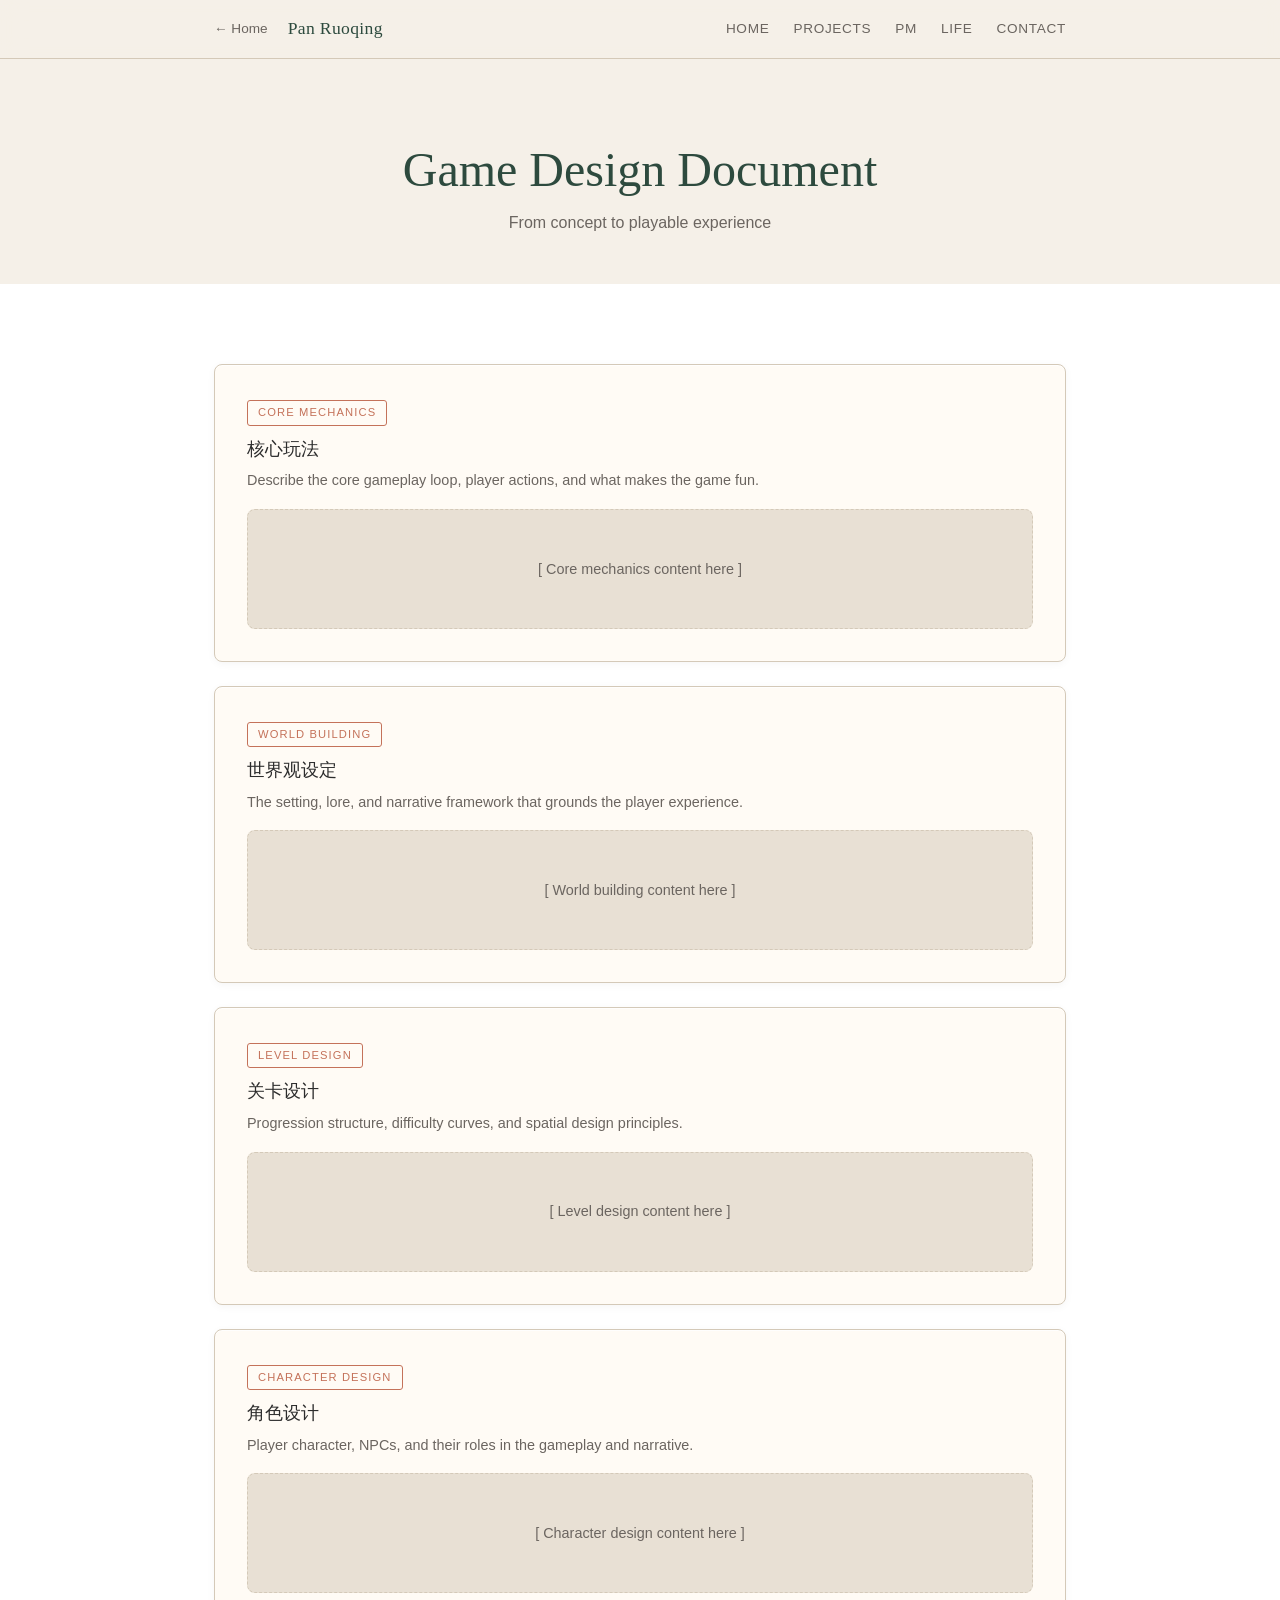
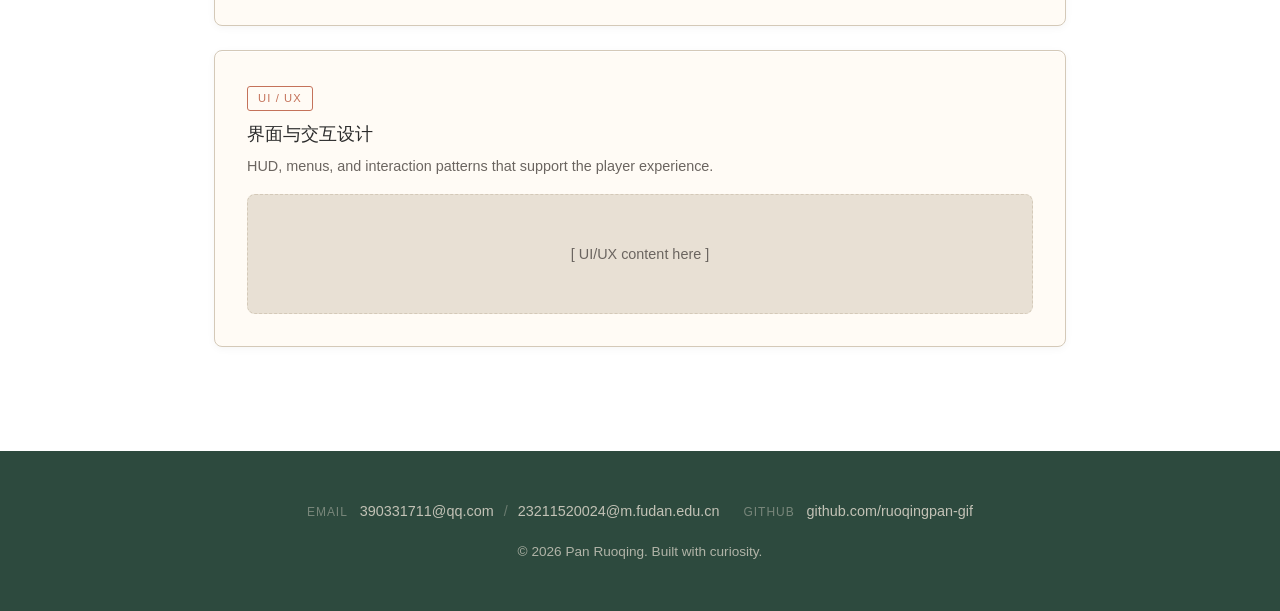
<file: game-design.html>
<!DOCTYPE html>
<html lang="zh-CN">
<head>
  <meta charset="UTF-8">
  <meta name="viewport" content="width=device-width, initial-scale=1.0">
  <title>Game Design | Pan Ruoqing</title>
  <meta name="description" content="Game design documents by Pan Ruoqing">
  <link rel="stylesheet" href="style.css">
  <style>
    .gdd-card {
      background: var(--card-bg); border: 1px solid var(--border);
      border-radius: 8px; padding: 32px; margin-bottom: 24px;
      box-shadow: 0 2px 8px rgba(0,0,0,0.04), inset 0 1px 0 rgba(255,255,255,0.8);
    }
    .gdd-card .tag {
      display: inline-block; font-size: 0.7rem; letter-spacing: 0.1em;
      text-transform: uppercase; color: var(--terracotta);
      border: 1px solid var(--terracotta); padding: 2px 10px;
      border-radius: 3px; margin-bottom: 12px;
    }
    .gdd-card p { color: var(--text-light); font-size: 0.9rem; }
    .gdd-card ul { color: var(--text-light); font-size: 0.9rem; padding-left: 20px; margin-top: 8px; }
    .gdd-card ul li { margin-bottom: 4px; }

    .placeholder-box {
      width: 100%; min-height: 120px; background: var(--linen);
      border: 1px dashed var(--border); border-radius: 8px;
      display: flex; align-items: center; justify-content: center;
      color: var(--text-light); font-size: 0.9rem; margin-top: 16px;
    }
  </style>
</head>
<body>

  <div id="nav-placeholder"></div>

  <div class="page-header">
    <div class="container">
      <h1>Game Design Document</h1>
      <p>From concept to playable experience</p>
    </div>
  </div>

  <section class="section-white">
    <div class="container">

      <div class="gdd-card fade-in">
        <span class="tag">Core Mechanics</span>
        <h3>核心玩法</h3>
        <p>Describe the core gameplay loop, player actions, and what makes the game fun.</p>
        <div class="placeholder-box">[ Core mechanics content here ]</div>
      </div>

      <div class="gdd-card fade-in">
        <span class="tag">World Building</span>
        <h3>世界观设定</h3>
        <p>The setting, lore, and narrative framework that grounds the player experience.</p>
        <div class="placeholder-box">[ World building content here ]</div>
      </div>

      <div class="gdd-card fade-in">
        <span class="tag">Level Design</span>
        <h3>关卡设计</h3>
        <p>Progression structure, difficulty curves, and spatial design principles.</p>
        <div class="placeholder-box">[ Level design content here ]</div>
      </div>

      <div class="gdd-card fade-in">
        <span class="tag">Character Design</span>
        <h3>角色设计</h3>
        <p>Player character, NPCs, and their roles in the gameplay and narrative.</p>
        <div class="placeholder-box">[ Character design content here ]</div>
      </div>

      <div class="gdd-card fade-in">
        <span class="tag">UI / UX</span>
        <h3>界面与交互设计</h3>
        <p>HUD, menus, and interaction patterns that support the player experience.</p>
        <div class="placeholder-box">[ UI/UX content here ]</div>
      </div>

    </div>
  </section>

  <div id="footer-placeholder"></div>

  <script src="components.js"></script>
  <script>
    renderNav('design');
    renderFooter();
    initCommon();
  </script>

</body>
</html>
</file>
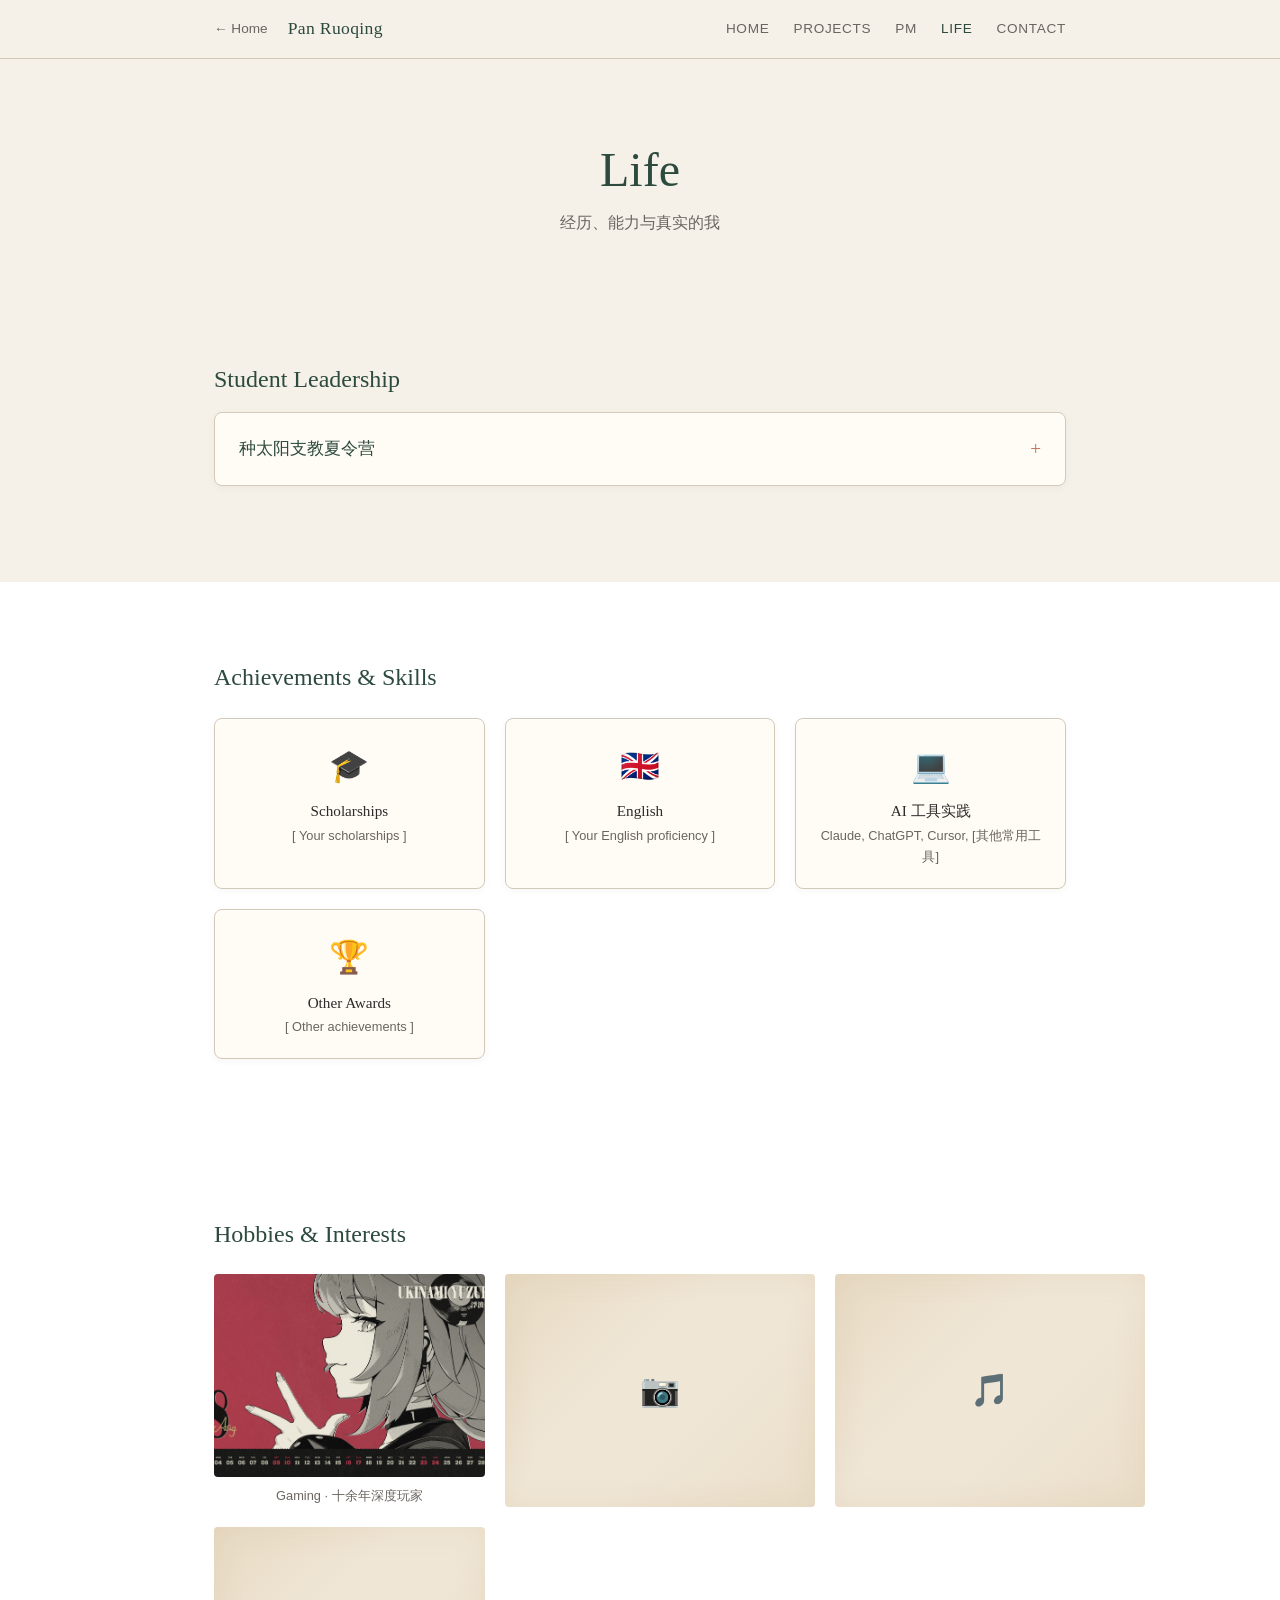
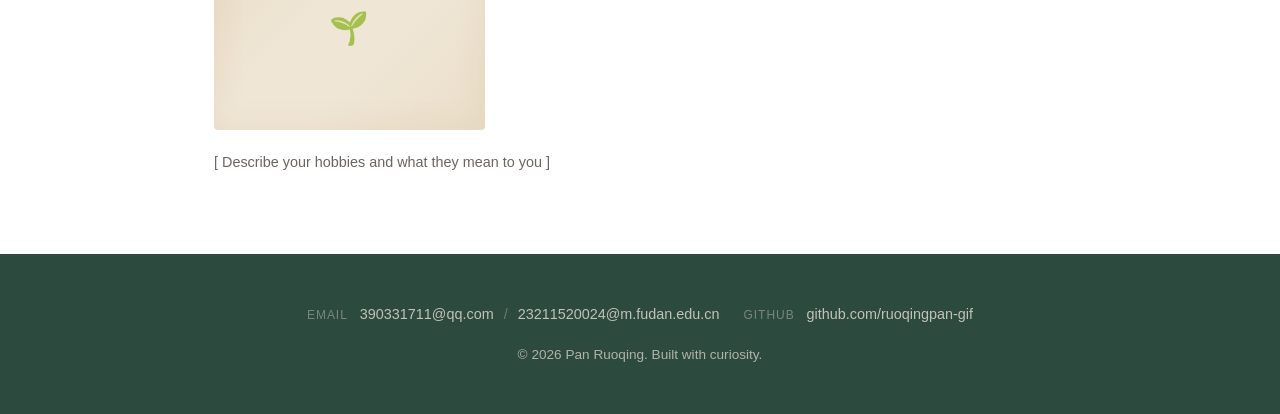
<file: life.html>
<!DOCTYPE html>
<html lang="zh-CN">
<head>
  <meta charset="UTF-8">
  <meta name="viewport" content="width=device-width, initial-scale=1.0">
  <title>Life | Pan Ruoqing</title>
  <meta name="description" content="领导力、专业技能与个人兴趣 - Pan Ruoqing">
  <link rel="stylesheet" href="style.css">
  <style>
    .archive-card {
      background: var(--card-bg); border: 1px solid var(--border);
      border-radius: 8px; padding: 28px; margin-bottom: 20px;
      box-shadow: 0 2px 8px rgba(0,0,0,0.04), inset 0 1px 0 rgba(255,255,255,0.8);
    }
    .archive-card .tag {
      display: inline-block; font-size: 0.7rem; letter-spacing: 0.1em;
      text-transform: uppercase; color: var(--terracotta);
      border: 1px solid var(--terracotta); padding: 2px 10px;
      border-radius: 3px; margin-bottom: 12px;
    }
    .archive-card p { color: var(--text-light); font-size: 0.9rem; }
    .exp-card {
      background: var(--card-bg); border: 1px solid var(--border);
      border-radius: 8px; margin-bottom: 16px; overflow: hidden;
      box-shadow: 0 2px 8px rgba(0,0,0,0.04), inset 0 1px 0 rgba(255,255,255,0.8);
    }
    .exp-card summary {
      padding: 20px 24px; cursor: pointer; display: flex;
      justify-content: space-between; align-items: center;
      font-family: Georgia, serif; font-size: 1.05rem; color: var(--forest);
      list-style: none; transition: background 0.2s;
    }
    .exp-card summary::-webkit-details-marker { display: none; }
    .exp-card summary::after {
      content: '+'; font-size: 1.2rem; color: var(--terracotta);
      transition: transform 0.2s;
    }
    .exp-card[open] summary::after { content: '-'; }
    .exp-card summary:hover { background: var(--linen); }
    .exp-body {
      padding: 0 24px 24px; color: var(--text-light); font-size: 0.9rem;
      line-height: 1.7;
    }
    .exp-body p { margin-bottom: 10px; }
    .card-close-btn {
      display: block; margin: 24px auto 0; padding: 8px 24px;
      background: var(--forest); color: var(--cream); border: none;
      border-radius: 6px; cursor: pointer; font-size: 0.85rem;
      transition: background 0.2s;
    }
    .card-close-btn:hover { background: var(--terracotta); }
    .exp-header {
      display: flex; align-items: baseline; gap: 16px;
      margin: 8px 0 16px;
    }
    .exp-role { font-size: 1rem; color: var(--forest); font-weight: 600; }
    .exp-date { font-size: 0.82rem; color: var(--text-light); }
    .exp-list {
      display: grid; grid-template-columns: 1fr 1fr;
      gap: 16px; margin-top: 16px;
    }
    .exp-item {
      background: var(--linen); border-radius: 6px; padding: 16px 20px;
    }
    .exp-item h4 {
      font-size: 0.88rem; color: var(--forest); margin: 0 0 6px;
    }
    .exp-item p {
      font-size: 0.82rem; color: var(--text-light); margin: 0;
    }

    .photo-grid {
      display: grid; grid-template-columns: repeat(3, 1fr);
      gap: 20px; margin-top: 24px;
    }
    .photo-placeholder {
      aspect-ratio: 4/3; background: var(--linen); border-radius: 4px;
      display: flex; align-items: center; justify-content: center;
      color: var(--text-light); font-size: 2rem; position: relative;
      filter: sepia(12%) saturate(90%);
    }
    .photo-placeholder::after {
      content: ''; position: absolute; inset: 0; border-radius: 4px;
      background: linear-gradient(135deg, rgba(196,164,100,0.18) 0%, transparent 40%, transparent 60%, rgba(196,164,100,0.12) 100%);
      box-shadow: inset 0 0 30px rgba(196,164,100,0.15);
      pointer-events: none;
    }
    .photo-item {
      aspect-ratio: 4/3; width: 100%; object-fit: cover;
      border-radius: 4px; filter: sepia(12%) saturate(90%);
      display: block;
    }
    .photo-card { margin: 0; }
    .photo-card figcaption {
      text-align: center; font-size: 0.8rem; color: var(--text-light);
      margin-top: 8px;
    }

    .skill-grid {
      display: grid; grid-template-columns: repeat(auto-fit, minmax(200px, 1fr));
      gap: 20px; margin-top: 24px;
    }
    .skill-card {
      background: var(--card-bg); border: 1px solid var(--border);
      border-radius: 8px; padding: 20px; text-align: center;
      box-shadow: 0 2px 8px rgba(0,0,0,0.04), inset 0 1px 0 rgba(255,255,255,0.8);
    }
    .skill-card .icon { font-size: 2rem; margin-bottom: 8px; }
    .skill-card h3 { font-size: 0.95rem; margin-bottom: 4px; }
    .skill-card p { font-size: 0.8rem; color: var(--text-light); }

    /* Gaming */
    .platform-group { margin-bottom: 32px; }
    .platform-title {
      font-family: Georgia, serif; font-size: 1.15rem;
      color: var(--forest); margin-bottom: 16px;
      padding-bottom: 8px; border-bottom: 1px solid var(--border);
    }
    .genre-group { margin-bottom: 16px; }
    .genre-label {
      font-size: 0.78rem;
      color: var(--terracotta); margin-bottom: 10px;
      padding-left: 10px; border-left: 3px solid var(--terracotta);
    }
    .game-list {
      display: flex; flex-wrap: wrap; gap: 8px;
    }
    .game-tag {
      display: inline-flex; align-items: baseline; gap: 6px;
      padding: 5px 14px; border: 1px solid var(--border);
      border-radius: 4px; background: var(--card-bg); font-size: 0.85rem;
      color: var(--text);
    }
    .game-stat {
      font-size: 0.72rem; color: var(--text-light);
    }

    @media (max-width: 639px) {
      .photo-grid { grid-template-columns: 1fr 1fr; }
      .skill-grid { grid-template-columns: 1fr 1fr; }
      .exp-list { grid-template-columns: 1fr; }
    }
    @media (max-width: 480px) {
      .photo-grid { grid-template-columns: 1fr; }
    }
  </style>
</head>
<body>

  <div id="nav-placeholder"></div>

  <div class="page-header">
    <div class="container">
      <h1>Life</h1>
      <p>经历、能力与真实的我</p>
    </div>
  </div>

  <!-- Student Leadership -->
  <section class="section-cream">
    <div class="container">
      <h2 class="fade-in">Student Leadership</h2>

      <!-- 种太阳支教夏令营 -->
      <details class="exp-card fade-in">
        <summary>种太阳支教夏令营</summary>
        <div class="exp-body">
          <div class="exp-header">
            <span class="exp-role">巴中营地副营长</span>
            <span class="exp-date">2021.04 — 2021.08</span>
          </div>
          <p>作为营长团核心成员，主导 4–7 月营地全流程筹建，覆盖 20+ 志愿者，在多次人员调整等突发状况下确保项目如期开营，零延误、零安全事故。</p>
          <div class="exp-list">
            <div class="exp-item">
              <h4>团队分层建设</h4>
              <p>针对营地需求开展 7 场专题培训，采用"专业领学 + 小组共学 + 集体分享"三级形式。针对培训参与率低的问题，主动建立互助文档，使培训参与度提高 15%，保证 20 余名志愿者 100% 通过岗前考核。</p>
            </div>
            <div class="exp-item">
              <h4>课程质量管理</h4>
              <p>明确各课程小组分工，对接外部专业老师，每 1–2 周核查教案合规性与物资筹备进度，课程最终设计获合作校方高度认可。</p>
            </div>
            <div class="exp-item">
              <h4>营地保障</h4>
              <p>提前 1 个月线下调研营地物资、交通及物流情况，建立清单与分配表，制定疫情与人员变动预案，物资运输受阻时快速联动校方完成补救。</p>
            </div>
            <div class="exp-item">
              <h4>标准化与知识沉淀</h4>
              <p>每日复盘筹备细节，产出《营地调研报告》《营地互助登记》等 4 项标准化文档，提升后续营地活动的执行效率与质量。</p>
            </div>
          </div>
          <div class="photo-grid">
            <figure class="photo-card">
              <img src="assets/life/sunflower-01.png" alt="营期安排" class="photo-item">
              <figcaption>营期安排</figcaption>
            </figure>
            <figure class="photo-card">
              <img src="assets/life/sunflower-02.png" alt="前期每日任务" class="photo-item">
              <figcaption>前期每日任务</figcaption>
            </figure>
            <figure class="photo-card">
              <img src="assets/life/sunflower-03.jpg" alt="营长团合影" class="photo-item">
              <figcaption>营长团合影</figcaption>
            </figure>
            <figure class="photo-card">
              <img src="assets/life/sunflower-04.jpg" alt="志愿者们在金盆小学" class="photo-item">
              <figcaption>志愿者们在金盆小学</figcaption>
            </figure>
            <figure class="photo-card">
              <img src="assets/life/sunflower-05.jpg" alt="生命的联结活动" class="photo-item">
              <figcaption>生命的联结活动</figcaption>
            </figure>
            <figure class="photo-card">
              <img src="assets/life/sunflower-06.jpg" alt="孩子的诗" class="photo-item">
              <figcaption>孩子的诗</figcaption>
            </figure>
            <figure class="photo-card">
              <img src="assets/life/sunflower-07.jpg" alt="扎染" class="photo-item">
              <figcaption>扎染</figcaption>
            </figure>
            <figure class="photo-card">
              <img src="assets/life/sunflower-08.jpg" alt="志愿者练习课程活动" class="photo-item">
              <figcaption>志愿者练习课程活动</figcaption>
            </figure>
            <figure class="photo-card">
              <img src="assets/life/sunflower-09.jpg" alt="志愿者练习课程活动" class="photo-item">
              <figcaption>志愿者练习课程活动</figcaption>
            </figure>
            <figure class="photo-card">
              <img src="assets/life/sunflower-10.jpg" alt="志愿者和我" class="photo-item">
              <figcaption>志愿者和我</figcaption>
            </figure>
            <figure class="photo-card">
              <img src="assets/life/sunflower-11.jpg" alt="志愿者和我" class="photo-item">
              <figcaption>志愿者和我</figcaption>
            </figure>
            <figure class="photo-card">
              <img src="assets/life/sunflower-12.jpg" alt="告别前夜" class="photo-item">
              <figcaption>告别前夜</figcaption>
            </figure>
          </div>
        </div>
      </details>

    </div>
  </section>

  <!-- Achievements & Skills -->
  <section class="section-white">
    <div class="container">
      <h2 class="fade-in">Achievements & Skills</h2>
      <div class="skill-grid fade-in">
        <div class="skill-card">
          <div class="icon">&#127891;</div>
          <h3>Scholarships</h3>
          <p>[ Your scholarships ]</p>
        </div>
        <div class="skill-card">
          <div class="icon">&#127468;&#127463;</div>
          <h3>English</h3>
          <p>[ Your English proficiency ]</p>
        </div>
        <div class="skill-card">
          <div class="icon">&#128187;</div>
          <h3>AI 工具实践</h3>
          <p>Claude, ChatGPT, Cursor, [其他常用工具]</p>
        </div>
        <div class="skill-card">
          <div class="icon">&#127942;</div>
          <h3>Other Awards</h3>
          <p>[ Other achievements ]</p>
        </div>
      </div>
    </div>
  </section>

  <!-- Hobbies -->
  <section class="section-white">
    <div class="container">
      <h2 class="fade-in">Hobbies & Interests</h2>
      <div class="photo-grid fade-in">
        <figure class="photo-card">
          <img src="assets/life/gaming-cover.jpg" alt="Gaming" class="photo-item">
          <figcaption>Gaming · 十余年深度玩家</figcaption>
        </figure>
        <div class="photo-placeholder">&#128247;</div>
        <div class="photo-placeholder">&#127925;</div>
        <div class="photo-placeholder">&#127793;</div>
      </div>
      <p class="fade-in" style="color: var(--text-light); margin-top: 20px; font-size: 0.9rem;">
        [ Describe your hobbies and what they mean to you ]
      </p>
    </div>
  </section>

  <div id="footer-placeholder"></div>

  <script src="components.js"></script>
  <script>
    renderNav('life');
    renderFooter();
    initCommon();

    // Add close button to each experience card
    document.querySelectorAll('.exp-card .exp-body').forEach(body => {
      const btn = document.createElement('button');
      btn.className = 'card-close-btn';
      btn.textContent = '收起 ↑';
      btn.onclick = function() { this.closest('details').open = false; };
      body.appendChild(btn);
    });
  </script>

</body>
</html>
</file>
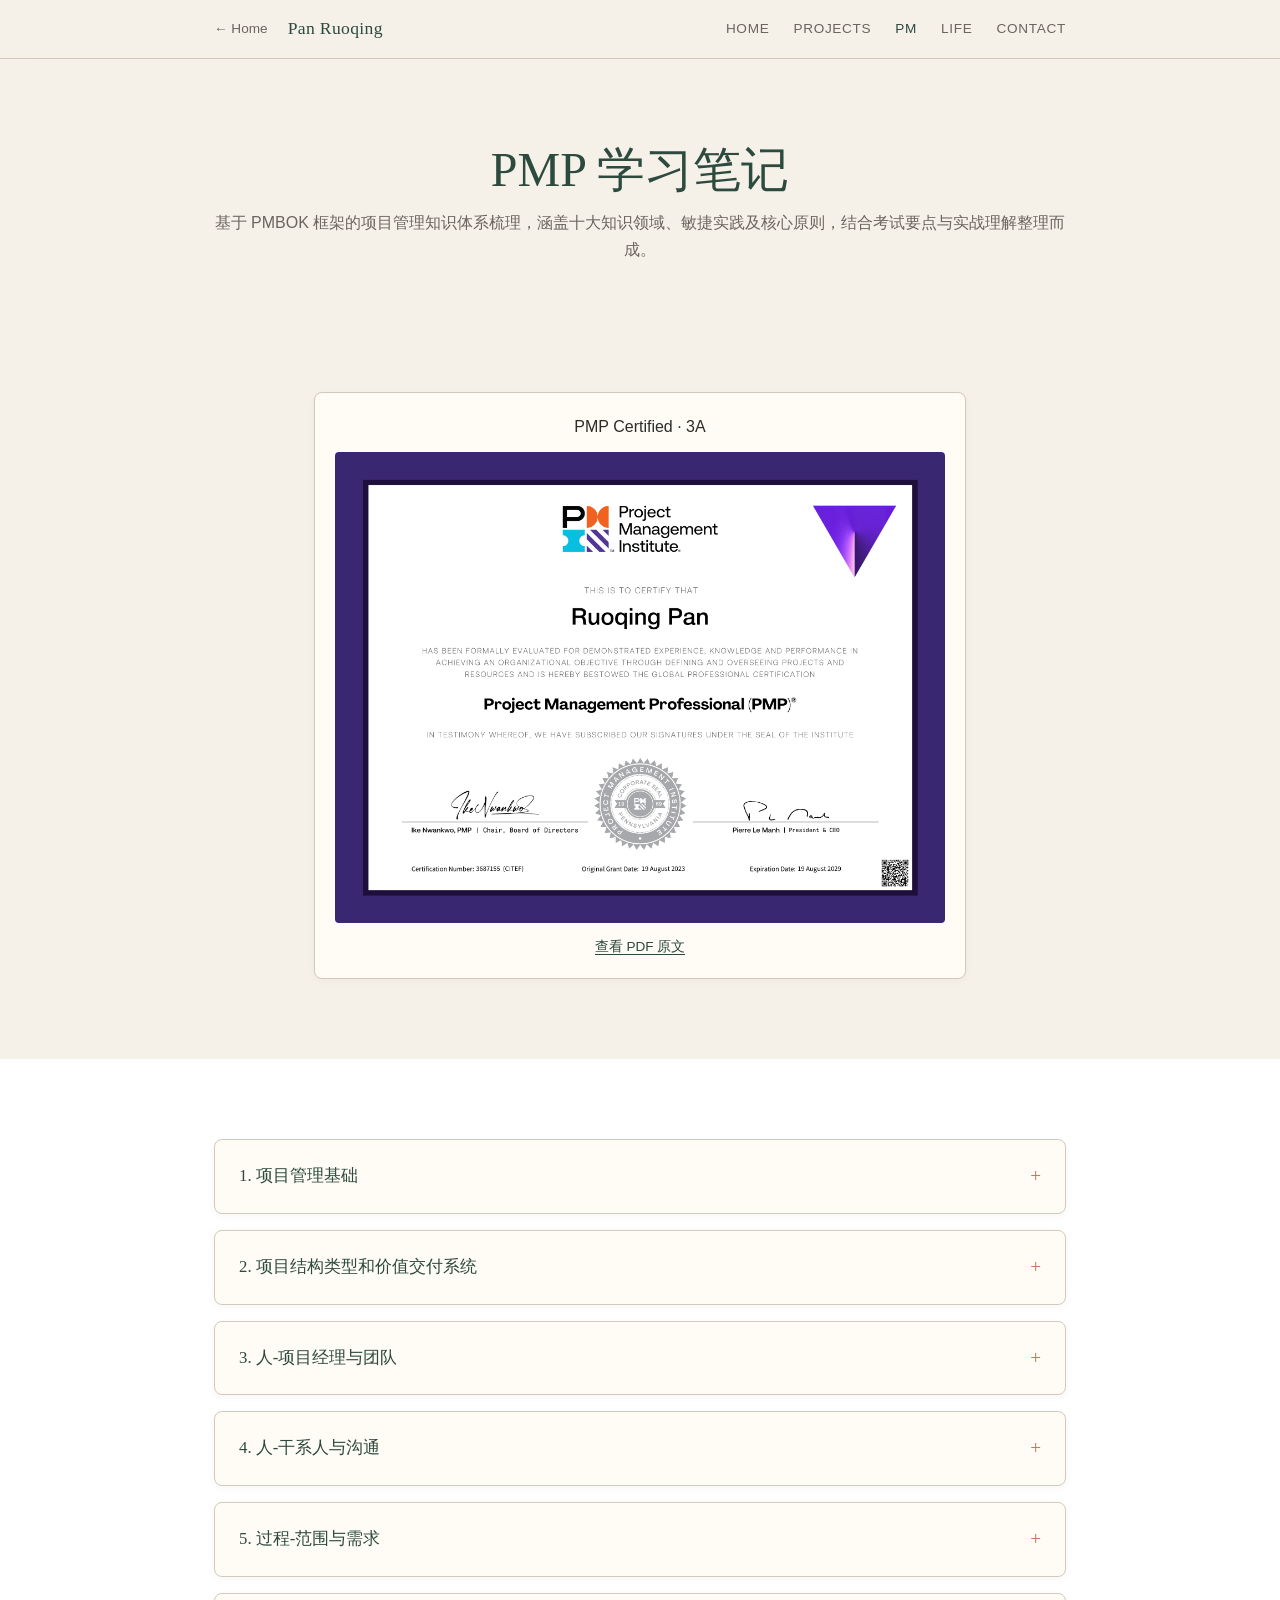
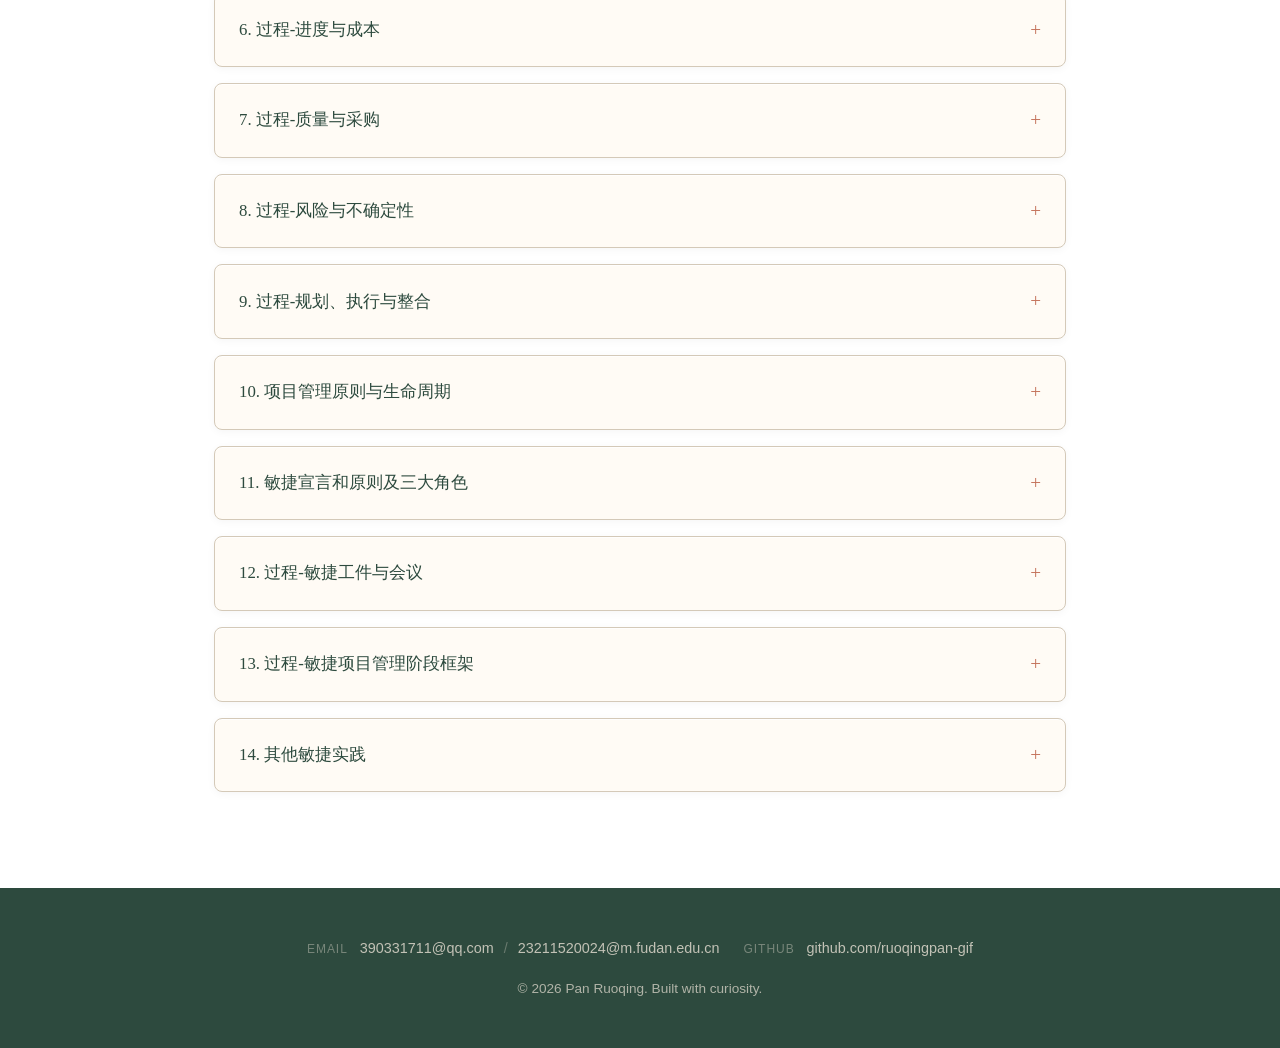
<file: pmp-notes.html>
<!DOCTYPE html>
<html lang="zh-CN">
<head>
  <meta charset="UTF-8">
  <meta name="viewport" content="width=device-width, initial-scale=1.0">
  <title>PMP Study Notes | Pan Ruoqing</title>
  <meta name="description" content="PMP certification study notes and PM knowledge system">
  <link rel="stylesheet" href="style.css">
  <style>
    .page-header .badge {
      display: inline-block; background: var(--forest); color: var(--cream);
      padding: 6px 16px; border-radius: 20px; font-size: 0.8rem;
      letter-spacing: 0.05em; margin-bottom: 16px;
    }

    .note-card {
      background: var(--card-bg); border: 1px solid var(--border);
      border-radius: 8px; margin-bottom: 16px; overflow: hidden;
      box-shadow: 0 2px 8px rgba(0,0,0,0.04), inset 0 1px 0 rgba(255,255,255,0.8);
    }
    .note-card summary {
      padding: 20px 24px; cursor: pointer; display: flex;
      justify-content: space-between; align-items: center;
      font-family: Georgia, serif; font-size: 1.05rem; color: var(--forest);
      list-style: none; transition: background 0.2s;
    }
    .note-card summary::-webkit-details-marker { display: none; }
    .note-card summary::after {
      content: '+'; font-size: 1.2rem; color: var(--terracotta);
      transition: transform 0.2s;
    }
    .note-card[open] summary::after { content: '-'; }
    .note-card summary:hover { background: var(--linen); }
    .note-card .note-body {
      padding: 0 24px 24px; color: var(--text-light); font-size: 0.9rem;
      line-height: 1.7;
    }
    .note-card .note-body p { margin-bottom: 10px; }
    .note-card .note-body h3 {
      font-size: 1rem; color: var(--forest); margin: 24px 0 10px;
      border-bottom: 1px solid var(--border); padding-bottom: 6px;
    }
    .note-card .note-body h4 {
      font-size: 0.92rem; color: var(--forest); margin: 18px 0 8px;
    }

    /* Lists */
    .note-card .note-body ul,
    .note-card .note-body ol {
      padding-left: 22px; margin-bottom: 12px;
    }
    .note-card .note-body ul li,
    .note-card .note-body ol li {
      margin-bottom: 6px; line-height: 1.7;
    }
    .note-card .note-body ul ul,
    .note-card .note-body ol ul,
    .note-card .note-body ul ol,
    .note-card .note-body ol ol {
      margin-top: 6px; margin-bottom: 4px;
    }

    /* Tables */
    .note-card .note-body .pmp-table,
    .note-card .note-body table {
      width: 100%; border-collapse: collapse; margin: 16px 0;
      font-size: 0.85rem;
    }
    .note-card .note-body table th,
    .note-card .note-body table td {
      border: 1px solid var(--border); padding: 8px 12px;
      text-align: left; vertical-align: top;
    }
    .note-card .note-body table th {
      background: var(--linen); color: var(--forest);
      font-weight: 600; font-size: 0.82rem;
      letter-spacing: 0.03em;
    }
    .note-card .note-body table tr:hover td {
      background: rgba(45,74,62,0.02);
    }

    /* Inline code */
    .note-card .note-body code {
      background: var(--linen); padding: 2px 6px; border-radius: 3px;
      font-size: 0.85em; font-family: 'SF Mono', 'Consolas', monospace;
    }

    /* Images */
    .note-card .note-body .note-img,
    .note-card .note-body img {
      max-width: 100%; height: auto; border-radius: 6px;
      border: 1px solid var(--border); margin: 12px 0;
      display: block; filter: sepia(8%) saturate(95%);
    }
    .img-row {
      display: flex; gap: 12px; align-items: flex-start;
      margin: 12px 0; flex-wrap: wrap;
    }
    .img-row img {
      max-width: 48%; height: auto; flex-shrink: 0;
      border-radius: 6px; border: 1px solid var(--border);
      filter: sepia(8%) saturate(95%);
    }

    /* Close button */
    .card-close-btn {
      display: block; margin: 24px auto 0; padding: 8px 24px;
      background: var(--forest); color: var(--cream); border: none;
      border-radius: 6px; cursor: pointer; font-size: 0.85rem;
      transition: background 0.2s;
    }
    .card-close-btn:hover { background: var(--terracotta); }

    /* Strong/emphasis */
    .note-card .note-body strong { color: var(--text); }
    .note-card .note-body u { text-decoration-color: var(--terracotta); }
  </style>
</head>
<body>

  <div id="nav-placeholder"></div>

  <div class="page-header">
    <div class="container" style="text-align: center;">
      <h1>PMP 学习笔记</h1>
      <p>基于 PMBOK 框架的项目管理知识体系梳理，涵盖十大知识领域、敏捷实践及核心原则，结合考试要点与实战理解整理而成。</p>
    </div>
  </div>

  <!-- PMP Certificate -->
  <section class="section-cream">
    <div class="container" style="max-width: 700px;">
      <div class="fade-in" style="background: var(--card-bg); border: 1px solid var(--border); border-radius: 8px; padding: 20px; box-shadow: 0 2px 8px rgba(0,0,0,0.04); text-align: center;">
        <div class="badge">PMP Certified &middot; 3A</div>
        <img src="assets/pmp/pmp-certification.png" alt="PMP Certification" style="width: 100%; height: auto; border-radius: 4px; display: block; margin-top: 12px;">
        <p style="margin-top: 12px; font-size: 0.85rem; color: var(--text-light);">
          <a href="assets/pmp/pmp-certification.pdf" target="_blank" style="color: var(--forest); border-bottom: 1px solid var(--forest);">查看 PDF 原文</a>
        </p>
      </div>
    </div>
  </section>

  <section class="section-white">
    <div class="container">

<details class="note-card fade-in">
  <summary>1. 项目管理基础</summary>
  <div class="note-body">
<ol type="1">

<li><p><strong>项目管理标准的目的</strong></p></li>

</ol>

<ul>

<li><p>项目管理标准为了解项目管理及其如何实现预期成果提供了基础；</p></li>

<li><p>该标准适合任何<strong>行业、地点、规模</strong>或交付方式（如预测、敏捷、混合型）的项目；</p></li>

<li><p>它描述了项目运作的系统，包括治理、可能的职能、项目环境以及针对项目管理和产品管理之间关系的考虑因素。</p></li>

</ul>

<ol start="2" type="1">

<li><p><strong>什么是项目</strong></p></li>

</ol>

<ul>

<li><p>项目：为创造<strong>独特</strong>的<u>产品、服务或成果</u>而进行的<strong>临时性</strong>工作。</p>

<ul>

<li><p>独特性：生产过程或成果有差异即可——&gt;产生风险；</p></li>

<li><p>临时性：有明确的“起”“止”时间点，与时间长短无关；</p></li>

<li><p>渐进明细：先完成，后完美。</p></li>

</ul></li>

<li><p>项目管理&amp;运营管理</p>

<ul>

<li><p>项目：临时的，独特的；</p></li>

<li><p>运营：持续的，重复的；</p></li>

<li><p>项目管理：变，时间越短越好；</p></li>

<li><p>运营管理：不变，时间越长越好；</p></li>

</ul></li>

</ul>

<ol start="3" type="1">

<li><p><strong>项目管理:把事办成</strong>的方法论，万物皆可项目。</p></li>

<li><p><strong>项目的基本要素：</strong></p></li>

</ol>

<ul>

<li><p>启动背景</p>

<img src="pmp-images/1_pm_basics_img1.png" alt="1_pm_basics_img1.png" class="note-img" style="max-width:80%"></li>

<li><p>目的/作用：</p>

<ul>

<li><p>驱动变更：通过项目改变状态</p></li>

<li><p>创造<strong>商业价值</strong>：有形的（实利）+无形的（虚名）</p>

<div class="img-row">
<img src="pmp-images/1_pm_basics_img2.png" alt="1_pm_basics_img2.png">
<img src="pmp-images/1_pm_basics_img3.png" alt="1_pm_basics_img3.png">
</div></li>

</ul></li>

</ul>

<ol start="5" type="1">

<li><p><strong>组织级项目管理(OPM)：</strong>指为实现战略目标而整合项目组合、项目集和项目管理与组织驱动因素的框架。</p></li>

</ol>

<ul>

<li><p>项目管理：注重项目<u>本身</u>的相互依赖关系，以确定管理项目的最佳方法。</p></li>

<li><p>项目集管理：注重作为组成部分的项目与项目集<u>之间的依赖关系</u>，以确定管理这些项目的最佳方法。（1+1&gt;2，集成or冲突）</p></li>

<li><p>项目组合管理：是指<u>为了实现战略目标</u>的集中管理。项目组合中的项目集或项目不一定彼此依赖或直接相关。在开展组织和项目组合规划时，要基于风险、资金和其他考虑因素对项目组合组件<u>排列优先级</u>。</p>
<div class="img-row">
<img src="pmp-images/1_pm_basics_img4.png" alt="1_pm_basics_img4.png">
<img src="pmp-images/1_pm_basics_img5.png" alt="1_pm_basics_img5.png">
</div></li>

</ul>

<ol start="6" type="1">

<li><p><strong>项目的生命周期和各个阶段</strong></p></li>

</ol>

<ul>

<li><p>项目生命周期：项目从启动到完成所经历的一系列阶段。（一个项目不拥有所有阶段；裁剪：根据实际情况，选择一些阶段进行）</p></li>

<li><p>项目关口：（项目阶段：开始——组织与准备——执行——结束）</p>

<ul>

<li><p>阶段关口：在项目阶段结束时进行，将项目的绩效和进度与项目和业务文件比较，以<u>判断是否可进入下个阶段</u>。</p></li>

<li><p>4个文件：项目商业论证；项目章程；项目管理计划；效益管理计划。</p></li>

</ul></li>

</ul>

<ol start="7" type="1">

<li><p><strong>项目管理的基本方法论</strong></p></li>

</ol>

<ul>

<li><p>五大过程组：工具——PDCA循环/戴明环</p></li>

<li><p>十大知识领域：相互依存，相互对抗，每个领域可用PDCA循环处理</p>

<div class="img-row">
<img src="pmp-images/1_pm_basics_img6.png" alt="1_pm_basics_img6.png">
<img src="pmp-images/1_pm_basics_img7.png" alt="1_pm_basics_img7.png">
</div></li>

<li><p>ITTO：Input/输入； Tool/工具； Technoogy/技术； Output/输出；</p></li>

<li><p>裁剪：项目特点具备独特性，根据特点<u>优化</u>流程，对过程进行相应的<u>取舍</u>；</p></li>

</ul>

<ol start="8" type="1">

<li><p>项目成功标准（了解）：时间、成本、范围和质量等；成功的项目结果≠项目成功；</p></li>

</ol>
</div>
</details>

<details class="note-card fade-in">
  <summary>2. 项目结构类型和价值交付系统</summary>
  <div class="note-body">
<ol type="1">

<li><p><strong>项目合规性（讲义p91）</strong></p></li>

</ol>

<ul>

<li><p>合规问题优选找合规部门协商解决</p></li>

<li><p>管家需遵守其组织内外得到适当授权的法律、规则、法规和要求。</p></li>

</ul>

<ol start="2" type="1">

<li><p><strong>价值交付系统：</strong></p></li>

</ol>

<ul>

<li><p>价值：某事的作用</p></li>

<li><p>组织为干系人创造价值，项目创造价值的方式示例包括（但不限于）：</p>

<ul>

<li><p>创造满足客户或最终客户需要的新产品、服务或成果</p></li>

<li><p>提高效率、生产力、效果或响应能力</p></li>

<li><p>维持以前的项目集、项目或业务运营所带来的收益</p></li>

<li><p>做出积极的社会或环境贡献</p></li>

<li><p>推动必要的变革，以促进组织向期望的未来状态过渡</p></li>

</ul></li>

<li><p>可以单独或共同使用多种组件（<strong>价值交付组件</strong>：例如项目组合、项目集、项目、产品和运营）以创造价值，这些组件共同组成了一个<u>符合组织战略</u>的<strong>价值交付系统</strong>。</p></li>

</ul>

<ol start="3" type="1">

<li><p><strong>信息流：</strong>当信息和反馈在所有组件之间以一致的方式共享时，价值交付系统最为有效，使系统与战略保持一致，并与环境保持协调。</p></li>

<li><p><strong>组织治理系统（了解）</strong></p></li>

</ol>

<ul>

<li><p>治理=制定规则（高层）；管理=执行规则（项目管理层次）</p></li>

<li><p>治理系统提供了一个框架，其中包含<u>指导活动</u>的职能和流程，治理框架包括但不限于:</p>

<ul>

<li><p>监督</p></li>

<li><p>控制</p></li>

<li><p>价值评估</p></li>

<li><p>各组件之间的整合</p></li>

<li><p>决策能力</p></li>

</ul></li>

</ul>

<ol start="5" type="1">

<li><p><strong>项目有关的职能（了解）</strong></p></li>

</ol>

<ul>

<li><p>项目交付是由人驱动的，与项目有关的职能由人履行,可由一个人履行也可以由一组人履行</p></li>

<li><p>八大职能：可兼任</p>

<ul>

<li><p>提供监督协调（领导）</p></li>

<li><p>提供目标和反馈（客户）</p></li>

<li><p>引导和支持（敏捷教练）</p></li>

<li><p>开展工作并贡献洞察（团队）</p></li>

<li><p>运用专业知识（主题专家）</p></li>

<li><p>提供业务方向和洞察（商业分析师）</p></li>

<li><p>提供资源和方向（发起人、倡导者）</p></li>

<li><p>维持治理（高层领导）</p></li>

</ul></li>

</ul>

<ol start="6" type="1">

<li><p><strong>产品考虑因素（了解）</strong></p></li>

</ol>

<ul>

<li><p>产品：指可以量化的生产出的工件，既可以是最终制品，也可以是组件制品。</p></li>

<li><p>产品管理：涉及将人员、数据、过程和业务系统整合，以便在整个产品生命周期中创建、维护和开发产品或服务。</p></li>

<li><p>产品生命周期：指一个产品从概念、交付、引入、成长、成熟到衰退的整个演变过程的一系列阶段。</p></li>

</ul>

<ol start="7" type="1">

<li><p><strong>项目管理商业文件：</strong>经济可行性+技术可行性</p></li>

</ol>

<ul>

<li><p>准备前期进行需求评估，产生2个商业文件：</p>

<ul>

<li><p>商业论证（经济可行性）</p></li>

<li><p>效益管理计划</p></li>

</ul></li>

<li><p>需求评估：通常是在<u>商业论证之前</u>进行，包括了解业务目的和目标、问题及机会，并提出处理建议。需求评估结果可能会在商业论证文件中进行总结。</p></li>

</ul>

<ol type="1">

<li><p>商业论证</p></li>

</ol>

<ul>

<li><p><strong>商业论证的目的</strong>：判断项目可不可行，值不值得做（业务合理性）</p>

<img src="pmp-images/2_org_structure_img1.png" alt="2_org_structure_img1.png" class="note-img"></li>

</ul>

<ul>

<li><p>商业论证的开发路径：整个项目周期内都会进行商业论证</p></li>

<li><p>持续的商业论证：指文档化的<u>经济可行性</u>研究报告，用来对尚缺乏充分定义的所选方案的收益进行有效性论证，是启动后续项目管理活动的依据。例如，成本效益分析数据。</p>

<ul>

<li><p>项目启动之前通过商业论证，可能会做出继续/终止项目的决策。</p></li>

<li><p>商业论证是一种项目商业文件，可在整个项目生命周期中使用。</p></li>

<li><p>商业论证列出了项目启动的目标和理由。它有助于在项目结束时根据项目目标衡量项目是否成功。</p></li>

</ul></li>

</ul>

<ol start="2" type="1">

<li><p>效益管理计划</p></li>

</ol>

<ul>

<li><p><u>效益</u>管理计划（考内容）：描述了项目<u>实现效益</u>的方式和时间，以及应制定的效益衡量机制。描述了效益的关键要素：</p>

<img src="pmp-images/2_org_structure_img2.png" alt="2_org_structure_img2.png" class="note-img"></li>

<li><p>其他：（项目经理没有权限修改项目章程等文件）</p>

<ul>

<li><p>制定效益管理计划需要使用商业论证和需求评估中的数据和信息。</p></li>

<li><p>项目效益管理计划的制定和维护是一项迭代活动。它是<u>商业论证</u>、<u>项目章程</u>和<u>项目管理计划</u>的补充性文件。</p></li>

<li><p>项目经理与发起人共同确保项目章程、项目管理计划和效益管理计划在整个项目生命周期内始终保持一致。</p></li>

</ul></li>

</ul>

<ol start="8" type="1">

<li><p><strong>项目成功标准</strong>：净现值及其他指标越大越好，投资回收期越短越好</p></li>

</ol>

<ul>

<li><p>项目成功可能涉及与组织战略和业务成果交付有关的其他标准。这些项目目标可能包括（但不限于)：</p>

<ul>

<li><p>完成项目效益管理计划；</p></li>

<li><p>达到商业论证中记录的已商定的财务测量指标：</p>

<img src="pmp-images/2_org_structure_img3.png" alt="2_org_structure_img3.png" class="note-img">
<p>（净现值：考虑通货膨胀等因素导致的资金贬值后）</p></li>

</ul></li>

</ul>

<ol start="9" type="1">

<li><p><strong>影响项目的两大因素：</strong>（想做∩能做∩可做）</p>

<img src="pmp-images/2_org_structure_img4.png" alt="2_org_structure_img4.png" class="note-img"></li>

</ol>

<ul>

<li><p>事业环境因素源于项目外部（往往是企业外部）的环境，组织过程资产源于企业内部,可能来自企业自身、项目组合、项目集、其他项目或这些的组合。</p>

<ul>

<li><p>事业环境因素（不可控）：法律法规等公司外部因素，公司固定工作时间等客观存在的外部因素，有好有坏，必须遵守。</p></li>

<li><p>组织过程资产（可控）：公司自己以往的项目经验</p>

<img src="pmp-images/2_org_structure_img5.png" alt="2_org_structure_img5.png" class="note-img"></li>

<li><p>二者联系：通过组织过程资产，突破事业环境因素（eg.川藏线经验突破冻土限制）</p></li>

</ul></li>

</ul>

<ol start="10" type="1">

<li><p><strong>组织体系：</strong></p>

<img src="pmp-images/2_org_structure_img6.png" alt="2_org_structure_img6.png" class="note-img"></li>

</ol>

<ul>

<li><p>组织结构类型：</p>

<ul>

<li><p>职能型：总经理——&gt;部门——&gt;职员</p></li>

<li><p>项目型：总经理——&gt;项目——&gt;职员</p></li>

<li><p>矩阵型：职能和项目交错存在（弱；平衡；强——项目经理的权力，默认平衡）</p></li>

</ul></li>

<li><p>组织治理框架：治理——制定规则，对管理的管理；管理——执行规则</p></li>

</ul>

<ol start="11" type="1">

<li><p><strong>项目管理办公室（PMO，program management office）：</strong>对与项目相关的治理过程进行<u>标准化</u>，并促进资源、方法论、工具和技术共享的一个组织结构。</p></li>

</ol>

<ul>

<li><p>PMO有几种不同类型：</p>

<ul>

<li><p><strong>支持型</strong>：担当顾问的角色，向项目提供模板、最佳实践，以及来自其他项目的信息和经验教训。（资源库）</p></li>

<li><p>控制型：不仅给项目提供支持，而且通过各种手段要求项目服从。（控制程度中等）</p></li>

<li><p>指令型：直接管理和控制项目。项目经理由PMO指定并向其报告。（控制程度高）</p></li>

</ul></li>

</ul>

<ul>

<li><p>PMO的一个主要职能是通过各种方式向项目经理提供支持：（关注整体）</p>

<img src="pmp-images/2_org_structure_img7.png" alt="2_org_structure_img7.png" class="note-img"></li>

</ul>
</div>
</details>

<details class="note-card fade-in">
  <summary>3. 人-项目经理与团队</summary>
  <div class="note-body">
<ol type="1">

<li><p><strong>项目经理的作用：</strong>协调整合</p></li>

</ol>

<ul>

<li><p>项目经理类型</p>

<ul>

<li><p>项目经理：由执行组织委派，领导团队实现项目目标的个人。</p></li>

<li><p>职能经理：专注于对某个职能领域或业务部门的管理监督。</p></li>

<li><p>运营经理：负责保证业务运营的高效。</p></li>

</ul></li>

<li><p>项目经理的<strong>能力三角</strong>：人、过程、业务环境</p>

<ul>

<li><p>技术项目管理（硬实力）——与项目、项目集和项目组合管理特定领域相关的知识、技能和行为，即角色履行的技术方面。</p></li>

<li><p>领导力（软技能）——指导、激励和带领团队所需的知识、技能和行为，可帮助组织达成业务目标。</p></li>

<li><p>战略和商务管理（越位思考，本位操作）——纵览组织概括并有效协商和执行有利于战略调整和创新的决策和行动。</p></li>

</ul></li>

<li><p>项目经理的职业道德：责任、尊重、公正、诚实</p></li>

<li><p>项目经理的技能：</p>

<img src="pmp-images/3_pm_team_img1.png" alt="3_pm_team_img1.png" class="note-img">
<img src="pmp-images/3_pm_team_img2.png" alt="3_pm_team_img2.png" class="note-img"></li>

</ul>

<ol start="2" type="1">

<li><p><strong>项目团队管理：</strong></p></li>

</ol>

<ul>

<li><p>资源——&gt;人力，不是越多越好，不能轻易抛弃（像孩子一样对待）</p></li>

<li><p><img src="pmp-images/3_pm_team_img3.png" alt="3_pm_team_img3.png" class="note-img"></p>
<p>高绩效团队的特征：人尽其才，物尽其用</p></li>

</ul>

<ol start="3" type="1">

<li><p><strong>项目资源管理：</strong>核心体系/逻辑——PDCA循环</p></li>

</ol>

<ul>

<li><p>组织论规划项目资源</p>

<ul>

<li><p>层级型（以终为始）：事(WBS)-岗(OBS)-人(RBS)</p></li>

</ul></li>

</ul>

<ul>

<li><p>工作分解结构，WBS/Work Breakdown Structure</p></li>

<li><p>组织分解结构，OBS/Organizational Breakdown Structure</p></li>

<li><p>资源分解结构，RBS/Resource Breakdown Structure</p>

<ul>

<li><p>责任分配矩阵，RAM：避免职责不清，包括RACI</p></li>

</ul></li>

</ul>

<ul>

<li><p>RACI（执行、负责、咨询和知情）：团队由内部和外部人员组成时，RACI矩阵对明确划分角色和职责特别有用。</p>

<ul>

<li><p>文本型：详细描述工作内容/职责</p></li>

</ul></li>

</ul>

<ul>

<li><p>资源管理计划：作为项目管理计划的一部分，资源管理计划提供了关于如何分类、分配、管理和释放项目资源的指南。（How to do，不包含谁具体做什么）</p>

<ul>

<li><p>资源管理计划可以根据项目的具体情况分为团队管理计划和实物资源管理计划。资源管理计划可能包括（但不限于）：</p>

<img src="pmp-images/3_pm_team_img4.png" alt="3_pm_team_img4.png" class="note-img"></li>

<li><p>考法：</p></li>

</ul></li>

</ul>

<ul>

<li><p>查角色职责首选RAM/RACl，但别忘了资源管理计划里面也有</p></li>

<li><p>团员需要培训，先更新资源管理计划再培训最优</p></li>

<li><p>作用―资源模块的指南性文件</p></li>

</ul>

<ul>

<li><p>团队章程：内容及作用—记录团队价值观、共识和工作指南（规章制度）</p>

<ul>

<li><p>包括：</p>

<img src="pmp-images/3_pm_team_img5.png" alt="3_pm_team_img5.png" class="note-img">
<img src="pmp-images/3_pm_team_img5.png" alt="3_pm_team_img5.png" class="note-img"></li>

</ul></li>

</ul>

<ol start="4" type="1">

<li><p><strong>估算活动资源：</strong></p></li>

</ol>

<ul>

<li><p>资源日历：人何时可用、可用多久</p></li>

<li><p>项目日历：活动开展的时间</p></li>

</ul>

<ol start="5" type="1">

<li><p><strong>获取资源：</strong></p></li>

</ol>

<ul>

<li><p>3种情况——方法：</p>

<ul>

<li><p>富余（择优）——多标准决策分析</p></li>

<li><p>紧张（谈判）</p></li>

<li><p>谈判不了那就去招募采购</p></li>

</ul></li>

<li><p><u>多标准决策分析</u>：根据标准的相对重要性对标准进行加权（权重分析）</p></li>

<li><p><u>预分派</u>：指事先确定项目的实物或团队资源，可在下列情况下发生：</p>

<img src="pmp-images/3_pm_team_img6.png" alt="3_pm_team_img6.png" class="note-img"></li>

<li><p><u>谈判</u>：（协商，沟通，先内后外）</p>

<ul>

<li><p>职能经理。</p></li>

<li><p>执行组织中的其他项目管理团队。</p></li>

<li><p>外部组织和供应商</p></li>

</ul></li>

</ul>

<ul>

<li><p>共同愿景</p></li>

</ul>

<ul>

<li><p>工件：（派工单里有具体什么人做什么事，资源管理计划和RAM只有职责）</p>

<img src="pmp-images/3_pm_team_img7.png" alt="3_pm_team_img7.png" class="note-img"></li>

</ul>

<ol start="6" type="1">

<li><p><strong>建设团队：</strong></p></li>

</ol>

<ul>

<li><p>项目经理应该能够定义、建立、维护、激励、领导和鼓舞项目团队，使团队高效运行，并实现项目目标。<u>团队协作</u>是项目成功的关键因素，而<u>建设高效的项目团队</u>是项目经理的主要职责之一。通过以下行为可以实现团队的高效运行:</p>

<img src="pmp-images/3_pm_team_img8.png" alt="3_pm_team_img8.png" class="note-img">
<img src="pmp-images/3_pm_team_img8.png" alt="3_pm_team_img8.png" class="note-img"></li>

<li><p>建设项目团队的目标包括（但不限于）：</p>

<img src="pmp-images/3_pm_team_img9.png" alt="3_pm_team_img9.png" class="note-img"></li>

<li><p>团队建设五阶段——塔克曼阶梯理论（不是每个阶段都是必须的，阶段可能倒退）</p>

<ul>

<li><p>区分团队在不同阶段的表现</p></li>

<li><p>PM在不同阶段应该如何指引团队</p>

<img src="pmp-images/3_pm_team_img10.png" alt="3_pm_team_img10.png" class="note-img"></li>

</ul></li>

<li><p>方法——集中办公和虚拟团队：虚拟团队可以解决物理位置的问题，需要注意文化差异</p>

<img src="pmp-images/3_pm_team_img11.png" alt="3_pm_team_img11.png" class="note-img"></li>

<li><p>方法——沟通技术：共享门户；视频会议；音频会议；电子邮件/聊天软件</p></li>

<li><p>方法——团队管理工具</p>

<img src="pmp-images/3_pm_team_img12.png" alt="3_pm_team_img12.png" class="note-img"></li>

<li><p>模型：激励理论</p>

<ul>

<li><p>激励：为某人采取行动提供理由（激励的核心——击中对方的需求）</p></li>

<li><p>认可与奖励：有形与无形的奖励</p></li>

<li><p>马斯洛的需求层次理论：生理——安全——社会——尊重——自我实现</p></li>

<li><p>X理论和Y理论：人性本懒和人性本勤</p></li>

<li><p>成就动机理论：缺什么给什么</p></li>

<li><p>双因素理论：激励因素——做好有益，做坏无害；保健因素——相反</p></li>

<li><p>期望理论：激励力量=期望值×效价</p></li>

</ul></li>

<li><p>方法——培训：培训包括旨在提高项目团队成员能力的全部活动，可以是正式或非正式的。不止项目经理对成员有培训职责，职能经理也有。（70-20-10法则）</p>

<ul>

<li><p>首先确定培训需求</p></li>

<li><p>确定培训的内容、形式</p></li>

<li><p>培训≠指导（指导偏向实践）</p></li>

</ul></li>

<li><p>方法——领导力和影响力</p>

<ul>

<li><p>领导力：领导团队、激励团队做好本职工作的能力（趋向于目标）</p></li>

<li><p>影响力：（趋向于沟通）</p></li>

</ul></li>

<li><p>模型——高效倾听模型</p></li>

<li><p>方法——听的五个层次：同理心倾听</p></li>

<li><p>人际关系技能——情商：适用场景，指人的情绪品质和对社会的适应能力</p>

<p>（出现基本是正确答案）</p>

<ul>

<li><p>自我认知：察觉情绪的出现</p></li>

<li><p>自我调节：控制情绪冲动，转化不良情绪</p></li>

<li><p>自我激励：调动情绪</p></li>

<li><p>识别他人情绪</p></li>

<li><p>处理人际关系</p></li>

</ul></li>

<li><p>模型——情绪ABC理论：原因——&gt;信念——&gt;后果</p></li>

<li><p>模型——冲突管理：明确五种冲突解决方式的定义，依据情景判断使用何种方式</p>

<img src="pmp-images/3_pm_team_img13.png" alt="3_pm_team_img13.png" class="note-img">
<img src="pmp-images/3_pm_team_img14.png" alt="3_pm_team_img14.png" class="note-img">

<img src="pmp-images/3_pm_team_img15.png" alt="3_pm_team_img15.png" class="note-img"></li>

<li><p>方法——团队建设：作用：提升士气，强化团队的社交关系，打造积极合作的工作环境。如：绩效不高，刚刚组成，无法协同等等</p></li>

<li><p>团队绩效评价：先分析后行动。项目经理有职责关心绩效不足的成员，帮助其分析问题，完成成长。</p>

<img src="pmp-images/3_pm_team_img16.png" alt="3_pm_team_img16.png" class="note-img"></li>

</ul>

<ol start="7" type="1">

<li><p><strong>管理团队：</strong></p></li>

</ol>

<ul>

<li><p>基本概念：团队成员工作表现不佳，应当了解原因，给予相应的支持。</p></li>

<li><p>鼓励团队：切合被鼓励者的要求和期望，可以内在的，也可以是外在的</p></li>

</ul>
</div>
</details>

<details class="note-card fade-in">
  <summary>4. 人-干系人与沟通</summary>
  <div class="note-body">
<img src="pmp-images/4_stakeholder_img1.png" alt="4_stakeholder_img1.png" style="max-width:60%"><p>Stakeholder 相关方/干系人</p>

<ol type="1">

<li><p><strong>干系人的概念：</strong>侧重于外部</p></li>

</ol>

<ul>

<li><p>识别干系人的重要性</p>

<ul>

<li><p>干系人与项目的关系：受项目的积极或消极影响，或能对项目施加这些影响。</p></li>

<li><p>识别的重要性：为提高成功的可能性，应——尽早开始识别干系人；进行干系人优先级排序；引导干系人参与。（识别-排序-引导）</p></li>

</ul></li>

</ul>

<ol start="2" type="1">

<li><p><strong>识别干系人：</strong>核心——找；分类排序（在整个项目过程中渐进明细）</p></li>

</ol>

<ul>

<li><p>干系人分析：利害关系包括——兴趣；权利；所有权；知识；贡献；</p></li>

<li><p>数据表现：</p>

<ul>

<li><p>3种方格——适用：小型项目；干系人与项目的关系很简单的项目；干系人之间的关系很简单的项目。</p>

<img src="pmp-images/4_stakeholder_img2.png" alt="4_stakeholder_img2.png" class="note-img">
<p>。</p></li>

<li><p>凸显模型——适用：复杂的干系人大型社区；干系人社区内部存在复杂的关系网络</p>

<img src="pmp-images/4_stakeholder_img3.png" alt="4_stakeholder_img3.png" class="note-img"></li>

<li><p>影响方向</p></li>

</ul></li>

<li><p>工件——干系人登记册：定期查看，发现干系人发生变化或未识别时及时更新干系人登记册</p></li>

</ul>

<ol start="3" type="1">

<li><p><strong>规划干系人参与：</strong>应该在项目生命周期的<u>早期制定</u>一份有效的计划；然后，随着干系人社区的变化，<u>定期审查和更新</u>该计划。</p></li>

</ol>

<ul>

<li><p>方法——干系人参与评估矩阵：可以看到干系人参与状态（参与度），从干系人登记来</p>

<img src="pmp-images/4_stakeholder_img4.png" alt="4_stakeholder_img4.png" class="note-img"></li>

<li><p>工件——干系人参与计划：干系人<u>态度</u>有问题，需要用<u>策略</u>解决的时候查看此文件，可以有效引导干系人参与，提高项目成功率</p></li>

</ul>

<ol start="4" type="1">

<li><p><strong>管理干系人参与：</strong>（执行过程，照着计划做事）</p></li>

</ol>

<ul>

<li><p>确保干系人得到充分的培训和指导</p></li>

<li><p>沟通技能</p></li>

<li><p>人际关系团队技能</p>

<img src="pmp-images/4_stakeholder_img5.png" alt="4_stakeholder_img5.png" class="note-img"></li>

<li><p>方法——会议：用于讨论和处理任何与干系人参与有关的问题或关注点。在本过程中需要召开的会议类型包括（但不限于）：</p>

<ul>

<li><p>决策；问题解决；经验教训和回顾总结；项目开工；迭代规划</p></li>

<li><p>召开会议前，提前发布通知明确会议目的等要素。指定主持人，基本规则，避免出现混乱。</p></li>

</ul></li>

</ul>

<ol start="5" type="1">

<li><p>监督干系人</p></li>

<li><p><strong>项目沟通管理</strong>（给场景，判断沟通方式）</p></li>

</ol>

<ul>

<li><p>沟通是指意义或无意的信息交换，可以是想法、指示或情绪。</p></li>

<li><p>沟通活动的分类：留痕（记录、证据）；是否正式；其他——内外部，层级沟通</p>

<img src="pmp-images/4_stakeholder_img6.png" alt="4_stakeholder_img6.png" class="note-img"></li>

<li><p>项目沟通管理：（2个部分）</p>

<ul>

<li><p>制定策略</p></li>

<li><p>执行必要活动</p>

<img src="pmp-images/4_stakeholder_img7.png" alt="4_stakeholder_img7.png" class="note-img"></li>

</ul></li>

</ul>

<ol start="7" type="1">

<li><p><strong>规划沟通管理</strong>—产生—&gt;<strong>沟通管理计划</strong>：让<u>正确的信息</u>在<u>正确的时间</u>通过<u>正确的方式</u>传递给<u>正确的人</u>，达到<u>正确的效果</u>。（有效沟通）</p>

<ul>

<li><p>沟通目的明确；</p></li>

<li><p>尽量了解沟通接收方，满足其需求及偏好；</p></li>

<li><p>监督并衡量沟通的效果。</p></li>

</ul></li>

</ol>

<ul>

<li><p>沟通需求分析（考作用）：分析沟通需求，确定项目<u>干系人</u>的信息需求，包括所需信息的类型和格式，以及信息对干系人的价值。常用于识别和确定项目沟通需求的信息包括〈但不限于）：</p>

<img src="pmp-images/4_stakeholder_img8.png" alt="4_stakeholder_img8.png" class="note-img"></li>

<li><p>沟通渠道数量和沟通方法——沟通渠道数量计算CC=n(n-1)/2</p>

<img src="pmp-images/4_stakeholder_img9.png" alt="4_stakeholder_img9.png" class="note-img"></li>

<li><p>沟通模型：噪音（无法完全消除）、反馈、第一步是编码</p>

<ul>

<li><p>确认已收到：指接收方表示已经收到信息，但并不一定同意或理解信息的内容</p></li>

<li><p>反馈/响应：即接收方在对信息进行解码和理解的基础上，向发送方做出回复</p></li>

<li><p>通过反馈减少沟通漏斗</p>

<img src="pmp-images/4_stakeholder_img10.png" alt="4_stakeholder_img10.png" class="note-img"></li>

</ul></li>

<li><p>沟通方式的选择</p>

<img src="pmp-images/4_stakeholder_img11.png" alt="4_stakeholder_img11.png" class="note-img">
<img src="pmp-images/4_stakeholder_img12.png" alt="4_stakeholder_img12.png" class="note-img"><img src="pmp-images/4_stakeholder_img13.png" alt="4_stakeholder_img13.png" class="note-img"></li>

<li><p>工件——沟通管理计划（只要是<u>信息的传递</u>(5W)出现问题，选它）</p>

<ul>

<li><p>5W1H ( WHO,WHY,WHAT,WHEN, WHERE,HOW)</p></li>

</ul></li>

<li><p>区分沟通管理计划和干系人参与计划</p>

<img src="pmp-images/4_stakeholder_img14.png" alt="4_stakeholder_img14.png" class="note-img"></li>

</ul>

<ol start="8" type="1">

<li><p><strong>干系人参与计划VS千系人登记册VS沟通管理计划</strong></p>

<img src="pmp-images/4_stakeholder_img15.png" alt="4_stakeholder_img15.png" class="note-img"></li>

</ol>
</div>
</details>

<details class="note-card fade-in">
  <summary>5. 过程-范围与需求</summary>
  <div class="note-body">
<ol type="1">

<li><p><strong>范围管理的内涵</strong></p></li>

</ol>

<ul>

<li><p>项目范围管理：包括确保项目<u>做且只做</u>新需的全部工作，以成功完成项目的各个过程。</p></li>

<li><p>项目环境中“范围”的两种含义：产品范围&amp;项目范围</p>
<div class="img-row">
<img src="pmp-images/5_process_scope_img1.png" alt="5_process_scope_img1.png">
<img src="pmp-images/5_process_scope_img2.png" alt="5_process_scope_img2.png">
</div></li>

</ul>

<ol start="2" type="1">

<li><p><strong>规划范围管理：</strong>（how to do，指南性文件）</p></li>

</ol>

<ul>

<li><p>需求——需求管理计划——&gt; 产品 ——范围管理计划——&gt;工作（需求不等于范围）</p></li>

<li><p>工件——需求与范围管理计划（需求在前）</p>

<img src="pmp-images/5_process_scope_img3.png" alt="5_process_scope_img3.png" class="note-img"></li>

</ul>

<ol start="3" type="1">

<li><p><strong>收集需求：</strong>为实现目标而确定、记录并管理相关方的需要和需求的过程。本过程的主要作用是，为定义产品范围和项目范围奠定基础，且仅开展一次或仅在项目的预定义点开展。</p></li>

</ol>

<ul>

<li><p>方法——数据收集</p>

<ul>

<li><p>数据收集——&gt;数据分析——&gt;数据决策——&gt;数据表现——&gt;数据建模</p></li>

<li><p>头脑风暴：延迟评判，追求数量</p></li>

<li><p>名义小组：评分和排序</p></li>

<li><p>访谈：一对一/一对多，收集准确、机密信息</p></li>

<li><p>焦点小组：主持人、围绕焦点</p></li>

<li><p>问卷调查</p></li>

<li><p>德尔菲技术（匿名、反馈、统计）——防止花环效应，但费时费力</p>

<img src="pmp-images/5_process_scope_img4.png" alt="5_process_scope_img4.png" class="note-img">
<img src="pmp-images/5_process_scope_img5.png" alt="5_process_scope_img5.png" class="note-img"></li>

</ul></li>

</ul>

<ul>

<li><p>方法——数据决策技术：</p>

<ul>

<li><p>投票、一致同意、大多数原则、相对多数原则、独裁</p></li>

<li><p>权重分析（多标准决策分析）</p></li>

</ul></li>

<li><p>方法——数据表现：头脑风暴（创意）、亲和图（聚类）、思维导图（梳理，有主题）</p></li>

<li><p>方法——数据建模：原型法（收集早期反馈）</p></li>

<li><p>方法——人际关系和团队技能</p>

<ul>

<li><p>观察：产品使用者难以或不愿说明需求时</p></li>

<li><p>引导：侧重达成一致，不选站队</p>

<img src="pmp-images/5_process_scope_img6.png" alt="5_process_scope_img6.png" class="note-img">
<img src="pmp-images/5_process_scope_img7.png" alt="5_process_scope_img7.png" class="note-img"></li>

</ul></li>

<li><p>工件——需求文件：描述各种单一需求将如何满足与项目相关的业务需求</p>

<ul>

<li><p>业务解决方案：相关方的需要</p></li>

<li><p>技术解决方案：指如何实现这些需要。</p></li>

</ul></li>

<li><p>工件——需求跟踪矩阵（出现要求/需求/期望和可交付成果不一致，审查它）</p>

<ul>

<li><p>把产品需求用来对连接到能满足需求的可交付成果的一种表格。提供了在整个项目生命周期中跟踪需求的一种方法，有助于确保需求文件中被批准的每项需求在项目结束的时候都能交付。最后，需求跟踪矩阵还为管理产品范围变更提供了框架。</p></li>

<li><p>和需求文件的区别：一个仅需求，一个是需求和可交付成果的桥梁</p></li>

</ul></li>

</ul>

<ol start="4" type="1">

<li><p><strong>定义范围：</strong>制定项目和产品详细描述的过程。本过程的主要作用是，描述产品、服务或成果的<u>边界和验收标准</u>。</p></li>

</ol>

<ul>

<li><p>范围基准 三件套：范围说明书、WBS、WBS词典</p>

<img src="pmp-images/5_process_scope_img8.png" alt="5_process_scope_img8.png" class="note-img"></li>

<li><p>工件——范围说明书（验收的参考文件）</p>

<ul>

<li><p>145：定义内、外、边界</p></li>

<li><p>23：关于成果</p>

<img src="pmp-images/5_process_scope_img9.png" alt="5_process_scope_img9.png" class="note-img"></li>

<li><p>项目章程和项目范围说明书的内容存在一定程度的重叠，但它们的详细程度完全不同。</p></li>

<li><p>总结：需求文件（头）——需求跟踪矩阵（桥梁）——范围说明书（尾）</p></li>

</ul></li>

</ul>

<ol start="5" type="1">

<li><p><strong>创建WBS：</strong>是把项目可交付成果和项目工作分解成较小、更易于管理的组件的过程。</p></li>

</ol>

<ul>

<li><p>WBS组织并定义了项目的总范围，代表着经批准的当前项目范围说明书中所规定的工作。（以终为始）</p></li>

<li><p>在“工作分解结构”这个词语中，“工作”是指作为活动结果的工作产品或可交付成果，而不是活动本身。WBS最底层的组成部分称为工作包，比工作包更小的叫活动</p></li>

<li><p>方法——WBS分解技术</p>

<ul>

<li><p>自上而下：逐层细化分解</p></li>

<li><p>自下而上：用于归并较低层次组件</p></li>

<li><p>滚动式规划：时间维度，渐进明细</p></li>

<li><p>8-80原则；百分百原则（无遗漏）</p></li>

</ul></li>

<li><p>工件——WBS词典（对WBS的详细描述，验收标准是对应于工作包而不是整个项目）</p>

<img src="pmp-images/5_process_scope_img10.png" alt="5_process_scope_img10.png" class="note-img"></li>

</ul>

<ul>

<li><p>工件——范围基准：范围说明书+WBS+WBS词典</p>

<img src="pmp-images/5_process_scope_img11.png" alt="5_process_scope_img11.png" class="note-img"></li>

</ul>

<ol start="6" type="1">

<li><p><strong>控制范围</strong>：</p></li>

</ol>

<ul>

<li><p>作用：监督范围状态，管理范围基准的变更（整个项目过程中）</p></li>

<li><p>范围蔓延：未控制的产品或项目范围的扩大</p></li>

<li><p>方法——有变更，走流程：先核实，再分析，提申请（不支持镀金）</p>

<img src="pmp-images/5_process_scope_img12.png" alt="5_process_scope_img12.png" class="note-img"></li>

</ul>

<ol start="7" type="1">

<li><p><strong>确认范围：</strong></p></li>

</ol>

<ul>

<li><p>确认范围是正式验收已完成的项目可交付成果的过程。本过程的主要作用是，使验收过程具有客观性；同时通过确认每个可交付成果，来提高最终产品、服务或成果获得验吸的可能性。本过程应根据需要在整个项目期间定期开展（阶段验收）。</p></li>

<li><p>和定义范围进行区分</p>

<ul>

<li><p>定义范围：确定做什么</p></li>

<li><p>确认范围：做验收</p></li>

</ul></li>

<li><p>控制质量（内部）——确认范围（外部）——收尾</p></li>

<li><p>确认范围的执行</p>

<ul>

<li><p>时间：确认范围在每个<u>可交付成果生成时</u>或者在<u>阶段审查点</u>开展（阶段结束时)。</p></li>

<li><p>事件：通过<u>检查</u>开展测量、审查与确认等活动，来判断工作和可交付成果是否符合需求和产品验收标准。</p></li>

<li><p>人物：符合验收标准的可交付成果应该由<u>客户或发起人正式签字批准</u>。应该从客户或发起人那里获得<u>正式文件</u>，证明相关方对项目可交付成果的正式验收。</p></li>

</ul></li>

</ul>
</div>
</details>

<details class="note-card fade-in">
  <summary>6. 过程-进度与成本</summary>
  <div class="note-body">
<ol type="1">

<li><p><strong>规划和管理进度计划</strong></p></li>

</ol>

<ul>

<li><p>项目进度管理：规划进度管理——定义活动（进一步分解活动）——排列活动顺序——估算活动持续时间——制定进度计划（总分总）</p>

<img src="pmp-images/6_process_schedule_cost_img1.png" alt="6_process_schedule_cost_img1.png" class="note-img"></li>

<li><p>滚动式规划：</p>

<ul>

<li><p>分解：活动——完成工作包所需的投入</p></li>

<li><p>滚动式规划：一种迭代式的规划技术，即详细规划近期要完成的工作(工作包)，同时在较高层级上粗略规划远期工作(规划包)。它是一种渐进明细的规划方式。</p></li>

</ul></li>

</ul>

<ol start="2" type="1">

<li><p><strong>排列活动顺序</strong></p></li>

</ol>

<ul>

<li><p>确定和整合依赖关系</p>

<img src="pmp-images/6_process_schedule_cost_img2.png" alt="6_process_schedule_cost_img2.png" class="note-img"></li>

<li><p>紧前关系绘图法（PDM）</p>

<ul>

<li><p>FS（finish to start）——结束到开始</p></li>

<li><p>提前量和滞后量：进度可重叠部分和需间隔部分</p></li>

<li><p>紧前关系绘图法：表示项目进度活动之间的逻辑关系（也叫依赖关系）的图形。带有多个紧前活动的活动代表路径汇聚，而带有多个紧后活动的活动则代表路径分支。（紧前-紧后关系）</p></li>

<li><p>路径汇聚和路径分支</p></li>

</ul></li>

</ul>

<ol start="3" type="1">

<li><p><strong>估算活动持续时间</strong></p></li>

</ol>

<ul>

<li><p>顺序：资源——进度——成本</p></li>

<li><p>活动主体时间估算+活动储备时间估算</p>

<img src="pmp-images/6_process_schedule_cost_img3.png" alt="6_process_schedule_cost_img3.png" class="note-img"></li>

<li><p>资源日历：排班表</p></li>

<li><p>时间估算方法：（逻辑：从上到下越来越准；考点：适用场景）</p>

<img src="pmp-images/6_process_schedule_cost_img4.png" alt="6_process_schedule_cost_img4.png" class="note-img"></li>

<li><p>储备时间分析</p>

<ul>

<li><p>已知-未知：已知风险，不知影响；未知-未知：未知风险，未知影响</p>

<img src="pmp-images/6_process_schedule_cost_img5.png" alt="6_process_schedule_cost_img5.png" class="note-img"></li>

</ul></li>

</ul>

<ol start="4" type="1">

<li><p><strong>制定进度计划</strong></p></li>

</ol>

<ul>

<li><p>单代号项目进度网络图</p></li>

<li><p>双代号网络计划图</p>

<ul>

<li><p>关键路径是最长那条，决定了工期，进度压缩优选针对关键路径</p></li>

<li><p>TF/总浮动时间：可耽误多久不影响总工期的浮动时间</p>

<img src="pmp-images/6_process_schedule_cost_img6.png" alt="6_process_schedule_cost_img6.png" class="note-img"></li>

</ul></li>

</ul>

<ol start="5" type="1">

<li><p><strong>控制进度</strong></p></li>

</ol>

<ul>

<li><p>资源优化调整匹配资源：资源优化用于调整活动的开始和完成日期，以调整计划使用的资源，使其等于或少于可用的资源。（组织关系依赖）</p>

<ul>

<li><p>资源平衡——导致关键路径改变</p></li>

<li><p>资源平滑——不会改变关键路径。</p></li>

</ul></li>

<li><p>进度压缩技术：在不改变项目范围的前提下，缩短项目的进度时间，以满足进度制约因素、强制日期或其他进度目标</p>

<ul>

<li><p>赶工：增加资源，高成本低风险（不强迫加班，先协商）</p></li>

<li><p>快速跟进：并行活动，高风险低成本（自有依赖，无额外资源、成本，项目风险低）</p></li>

</ul></li>

</ul>

<ol start="6" type="1">

<li><p><strong>规划成本管理</strong></p></li>

</ol>

<ul>

<li><p>成本管理的步骤：规划成本管理——估算成本——制定预算——控制成本</p></li>

<li><p>几组成本的概念</p>

<ul>

<li><p>全生命周期成本/LCC：贯穿于项目生命周期，开发成本和维护成本的总和</p></li>

<li><p>固定成本和变动成本：是否随着项目工作量发生变化</p>

<p>（成本=固定成本+产量×变动成本）</p></li>

<li><p>直接成本和间接成本：是否直接计入项目（是否专用资源）</p></li>

<li><p>机会成本和沉没成本：机会——为了得到而放弃；沉没——无法挽回，与当前无关</p></li>

</ul></li>

</ul>

<ol start="7" type="1">

<li><p><strong>估算成本</strong></p></li>

</ol>

<ul>

<li><p>成本估算等级：根据已知信息作出成本预测（分辨概念；什么场景下使用）</p>

<img src="pmp-images/6_process_schedule_cost_img7.png" alt="6_process_schedule_cost_img7.png" class="note-img"></li>

<li><p>工件——成本估算：成本主体+应急储备+管理储备</p></li>

</ul>

<ol start="8" type="1">

<li><p><strong>制定预算</strong></p></li>

</ol>

<ul>

<li><p>成本基准=工作包估算+应急储备（区分：项目预算=成本基准+管理储备）</p></li>

<li><p>项目资金需求：按时间段分配成本基准，得到一条S曲线，根据成本基准，确定总资金需求和阶段性（如季度或年度）资金需求。项目资金通常以增量的方式投入，并且可能是非均衡的，呈现出图中所示的阶梯状。</p>

<img src="pmp-images/6_process_schedule_cost_img8.png" alt="6_process_schedule_cost_img8.png" class="note-img"></li>

</ul>

<ol start="9" type="1">

<li><p><strong>控制成本</strong></p></li>

</ol>

<ul>

<li><p>挣值分析（EVA）：一种常用的绩效测量方法，可采用多种形式。它综合考虑<u>项目范围</u>、<u>成本与进度指标</u>，帮助项目管理团队评估与测量项目绩效和进展。</p>

<ul>

<li><p>挣值分析将实际进度和成本绩效与绩效测量基准进行比较，以判断<u>现状</u>（偏差），预测<u>未来</u>（趋势）</p></li>

<li><p>Planned value/计划价值(PV)：为某活动或WBS组成部分的预定工作进度而分配且经批准的预算。</p></li>

<li><p>Earned value/挣值(EV)：项目活动或WBS组成部分的已完成工作的价值。</p></li>

<li><p>Actual Cost/实际成本(AC)：为完成活动或WBS组成部分的工作，而实际发生并记录在案的总成本。</p></li>

</ul></li>

<li><p>偏差分析（偏差大于0好，EV在前，越大越好）</p>

<ul>

<img src="pmp-images/6_process_schedule_cost_img9.png" alt="6_process_schedule_cost_img9.png" style="max-width:70%">

<img src="pmp-images/6_process_schedule_cost_img10.png" alt="6_process_schedule_cost_img10.png" style="max-width:70%">

</ul></li>

<li><p>趋势分析：BAC完工预算；ETC完工尚需估算；EAC完工估算</p></li>

</ul>
</div>
</details>

<details class="note-card fade-in">
  <summary>7. 过程-质量与采购</summary>
  <div class="note-body">
<ol type="1">

<li><p><strong>质量管理的内涵</strong></p></li>

</ol>

<ul>

<li><p>质量Vs等级（朱兰理论）：质量和等级没有必然联系</p>

<ul>

<li><p>质量：作为实现的性能或成果，是“一系列内在特性满足要求的程度”。</p></li>

<li><p>等级：作为设计意图，是对用途相同但技术特性不同的可交付成果的级别分类。</p></li>

<li><p>朱兰三部曲：质量规划、质量控制、质量改进的质量三元论。一些活动又在整个过程的周而复始的循环中螺旋式上升，称为质量螺旋曲线。</p></li>

</ul></li>

<img src="pmp-images/7_process_quality_img1.png" alt="7_process_quality_img1.png" style="max-width:70%">

<li><p>管理质量VS质量保证：质量管理针对过程(QA），质量控制针对结果(QC)</p></li>

<li><p>预防VS检查：预防胜于检查</p></li>

<li><p>精确VS准确：合适才是最好</p>

<ul>

<li><p>精确(Precision)是指重复测量的结果非常聚合，离散度很小；</p></li>

<li><p>准确(Accuracy)是指测量值非常接近实际值。</p></li>

</ul></li>

<li><p>属性抽样VS变量抽样：基于统计抽样</p>

<ul>

<li><p>属性抽样：yes or no</p></li>

<li><p>变量抽样：在连续的量表上标明结果所处的位置，表明合格的<u>程度</u></p></li>

</ul></li>

<li><p>质量成本/COQ,Cost of Quality：一致性成本+非一致性成本</p>

<img src="pmp-images/7_process_quality_img2.png" alt="7_process_quality_img2.png" class="note-img"></li>

</ul>

<ul>

<li><p>五种质量管理水平的有效性：让客户发现缺陷——给客户前先检查——纠正过程本身——规划和设计中——关注质量的文化（兼顾项目管理和可交付成果）</p></li>

</ul>

<ol start="2" type="1">

<li><p><strong>质量管理流程和文件</strong></p>

<img src="pmp-images/7_process_quality_img3.png" alt="7_process_quality_img3.png" class="note-img"></li>

</ol>

<ul>

<li><p>项目质量管理的流程</p>

<ul>

<li><p>规划质量管理：关注工作需要达到的质量——核心在于定标准、定指标</p></li>

<li><p>管理质量：关注管理整个项目期间的质量过程——核心在于过程改进</p></li>

<li><p>控制质量：关注工作成果与质量要求的比较，确保结果可接受——核心在于可交付成果的质量达标</p></li>

</ul></li>

<li><p>工件——质量管理计划：质量管理计划是项目管理计划的组成部分，描述如何实施适用的政策、程序和指南以实现质量目标。质量管理计划包括（但不限于）以下组成部分：</p>

<img src="pmp-images/7_process_quality_img4.png" alt="7_process_quality_img4.png" class="note-img"></li>

<li><p>工件——质量检测指标：如何验证符合程度，量化的指标</p></li>

<li><p>工件——核实的可交付成果（考顺序）</p>

<img src="pmp-images/7_process_quality_img5.png" alt="7_process_quality_img5.png" class="note-img"></li>

</ul>

<ol start="3" type="1">

<li><p><strong>质量管理的方法和技术</strong></p></li>

</ol>

<ul>

<li><p>方法——标杆对照（规划阶段）：借鉴可比项目</p></li>

<li><p>方法——成本效益分析（规划阶段）：估算备选方案优劣的财务分析方法</p></li>

<li><p>方法——审计、检查与测试</p>

<ul>

<li><p>审计：针对过程，是否遵循组织和项目政策——&gt;避免返工</p></li>

<li><p>测试：针对结果，找BUG，在检查之前</p></li>

<li><p>检查：针对结果</p>

<img src="pmp-images/7_process_quality_img6.png" alt="7_process_quality_img6.png" class="note-img">
<img src="pmp-images/7_process_quality_img7.png" alt="7_process_quality_img7.png" class="note-img"></li>

</ul></li>

</ul>

<ul>

<li><p>发现问题——核对单与核查表</p>

<ul>

<li><p>核对单：预防</p></li>

<li><p>核查表（计数表）：统计关于潜在质量问题的数据</p></li>

</ul></li>

<li><p>分析问题——根本原因分析：5WHY法</p></li>

<li><p>方法——因果图（鱼骨图、石川图）：用来找原因，多维度全面分析，但没有解决方案</p></li>

<li><p>两个洞见：</p>

<ul>

<li><p>项目经理(所有人)应该有打破沙锅问到底的精神，有透过现象看本质的能力；</p></li>

<li><p>在工作中不能仅仅做问题的发现者和传递者，更要做分析者和解决方案的提出人。</p></li>

</ul></li>

<li><p>方法——数据表现技术</p>

<ul>

<li><p>亲和图和思维导图</p></li>

<li><p>流程图：表示各步骤之间的相互关系，展示引发缺陷的一系列步骤</p></li>

<li><p>控制图：</p>

<img src="pmp-images/7_process_quality_img8.png" alt="7_process_quality_img8.png" class="note-img"></li>

<li><p>直方图：计数表——&gt;生成直方图</p></li>

<li><p>帕累托图/柏拉图：将出现的质量问题和质量改进项目按照重要程度依次排列而采用的一种图表。帕累托法则（80/20原则）认为，相对少量的原因通常造成大多数的问题或缺陷。——&gt;找主要原因</p></li>

<li><p>矩阵图：展示因素和原因之间的关系</p></li>

<li><p>散点图：展示两个变量之间的关系的图形</p></li>

</ul></li>

</ul>

<ol start="4" type="1">

<li><p><strong>采购管理的内涵</strong>——3个问题</p></li>

</ol>

<ul>

<li><p>什么是采购：甲乙双方通过协议进行买卖</p></li>

<li><p>为什么采购：自己没能力生产；购买更划算</p></li>

<li><p>我们站在什么角度：站在甲方的角度</p>

<img src="pmp-images/7_process_quality_img9.png" alt="7_process_quality_img9.png" class="note-img"></li>

</ul>

<ol start="5" type="1">

<li><p><strong>规划采购管理</strong>——记录项目采购决策；明确采购方法；识别潜在卖家</p></li>

</ol>

<ul>

<li><p>方法——自制外购分析：确定自行完成or外部采购</p></li>

<li><p>工件——采购管理计划：包含采购过程中开展的各种活动</p></li>

<li><p>采购策略——合同支付类型（注意范围和风险）</p>

<ul>

<li><p>总价合同：固定总价，甲方喜欢（风险小），适合范围明确的项目</p></li>

<li><p>成本补偿合同：报销成本+酬金，乙方喜欢（风险小），适合范围不明确的项目</p></li>

<li><p>工料合同：工时合同，范围不明确，小规模，工种清晰</p>

<img src="pmp-images/7_process_quality_img10.png" alt="7_process_quality_img10.png" class="note-img"></li>

</ul></li>

</ul>

<ul>

<li><p>工件——采购工作说明书（SOW, Statement of Work）和工作大纲（TOR）</p>

<ul>

<li><p>采购工作说明书：内容包括——规格、所需数量、质量水平、绩效数据、履约期间、工作地点和其他要求。合同的前身。</p></li>

</ul></li>

<li><p>确定供方选择标准：对乙方的硬性指标（选定乙方还要考虑其他标准）</p></li>

<li><p>独立成本估算（标底）：评价卖方报价的对照基准</p></li>

</ul>

<ol start="6" type="1">

<li><p><strong>实施采购</strong></p></li>

</ol>

<ul>

<li><p>发表招标广告（招标文件）</p>

<img src="pmp-images/7_process_quality_img11.png" alt="7_process_quality_img11.png" class="note-img"></li>

<li><p>举行投标人会议：在乙方提交建议书前，和所有潜在乙方开会，确保所有潜在乙方有清楚且一致的理解</p></li>

<li><p>买方评估建议书（供方选择分析）</p></li>

<li><p>结束谈判，签订合同：合同具有法律效力，主要内容可包括：</p>

<img src="pmp-images/7_process_quality_img12.png" alt="7_process_quality_img12.png" class="note-img"></li>

</ul>

<ol start="7" type="1">

<li><p><strong>控制采购：</strong>管理采购关系、监各合同绩效，实施必要的变更和纠偏，以及关团合同</p></li>

</ol>

<ul>

<li><p>绩效审查、检查与审计</p></li>

<li><p>合同——索赔管理：原则——先礼后兵（考顺序）；协商、谈判——替代争议解决方法（ADR）——调节——诉讼</p></li>

</ul>
</div>
</details>

<details class="note-card fade-in">
  <summary>8. 过程-风险与不确定性</summary>
  <div class="note-body">
<p>内涵：概率——可能，大概；影响——消极、积极；事件——客观存在；</p>

<ol type="1">

<li><p><strong>风险的基本概念</strong></p>

<img src="pmp-images/8_process_risk_img1.png" alt="8_process_risk_img1.png" class="note-img">
<img src="pmp-images/8_process_risk_img2.png" alt="8_process_risk_img2.png" class="note-img"></li>

</ol>

<ul>

<li><p>风险管理的内涵：趋利避害</p>

<ul>

<li><p>风险临界值：关注的不确定性程度，低于临界值，可接受</p></li>

<li><p>风险敞口：未加保护的风险，可能导致损失的部分</p></li>

<li><p>整合式风险管理</p></li>

</ul></li>

<li><p>风险的处理流程</p>

<ul>

<li><p>风险管理的目标：项目风险管理的目标在于提高正面风险的概率和（或）影响，降低负面风险的概率和（或）影响，从而提高项目成功的可能性。</p></li>

</ul></li>

</ul>

<ol start="2" type="1">

<li><p><img src="pmp-images/8_process_risk_img3.png" alt="8_process_risk_img3.png" style="max-width:70%"></p>
<p><strong>规划风险管理</strong></p></li>

</ol>

<ul>

<li><p>方法——相关风险偏好</p>

<ul>

<li><p>风险追逐型：偏好冒险的选择，他们的风险应对策略首选项是接受；</p></li>

<li><p>风险中立型：在相同的预期回报条件下，对于确定结果和不确定结果无任何偏好；</p></li>

<li><p>风险厌恶型：对待风险持保守态度，对他们而言，风险应对的首选策略是回避。</p></li>

</ul></li>

<li><p>方法——风险类别</p>

<ul>

<li><p>确定对单个项目风险进行分类的方式。通常借助风险分解结构（RBS）来构建风险类别。有助于识别风险或归类已识别风险。</p></li>

</ul></li>

<li><p>方法——概率和影响定义</p>

<ul>

<li><p>风险概率：风险发生的可能性</p></li>

<li><p>风险影响：风险一旦发生就会对项目产生影响</p></li>

</ul></li>

<li><p>方法——概率和影响矩阵：据此在每个优先级组别之内排列单个风险相对优先级（定性的工具）。</p></li>

<li><p>工件——风险管理计划：没有具体的风险，也没有具体的应对策略，是指南性文件。</p></li>

</ul>

<ol start="3" type="1">

<li><p><strong>识别风险：</strong>记录风险</p></li>

</ol>

<ul>

<li><p>方法——假设条件和制约因素分析</p>

<ul>

<li><p>制约因素：放松，创造机会</p></li>

<li><p>假设条件：收紧，识别威胁</p></li>

</ul></li>

<li><p>方法——数据分析技术/<strong>SWOT分析</strong>：对项目的优势、劣势、机会和威胁（SWOT）进行逐个检查，拓宽识别风险的范围。</p></li>

<li><p>方法——提示清单</p></li>

<li><p><strong>工件——风险登记册</strong>：（识别到新风险，更新风险等级册，注意区分风险管理计划）</p>

<ul>

<li><p>已识别风险的清单</p></li>

<li><p>潜在风险责任人</p></li>

<li><p>潜在风险应对清单（在规划风险应对中完善）</p></li>

</ul></li>

<li><p>工件——风险报告（给外部看）</p></li>

</ul>

<ol start="4" type="1">

<li><p><strong>定性风险分析：</strong>对风险进行优先级排序，在整个项目过程开展</p></li>

</ol>

<ul>

<li><p>方法——数据分析</p>

<ul>

<li><p>风险数据质量评估：风险数据的准确性</p></li>

<li><p>风险概率和影响评估：进行优先级排序（触发点）</p></li>

</ul></li>

</ul>

<ol start="5" type="1">

<li><p><strong>定量风险分析：</strong>不是每个项目必须的，量化风险敞口，提供额外的定量风险分析</p></li>

</ol>

<ul>

<li><p>方法——模拟：蒙特卡洛分析，评估风险对项目目标的潜在影响。</p></li>

<li><p>方法——敏感性分析：确定哪些单个项目风险或其他项目结果具有最大的潜在影响。</p></li>

<li><p>方法——决策树分析：用决策树在若干备选行动方案中选择一个最佳方案。在决策树中，用不同的分支代表不同的决策或事件，即项目的备选路径。通过计算每条分支的<u>预期货币价值EMV</u>，就可以选出最优的路径。</p></li>

</ul>

<ol start="6" type="1">

<li><p><strong>规划风险应对</strong>：制定风险应对措施</p></li>

</ol>

<ul>

<li><p>方法——威胁应对策略</p>

<ul>

<li><p>上报：威胁不在项目范围内；应对措施超出项目经理权限。</p></li>

<li><p>规避：改变项目管理计划，以完全消除威胁</p></li>

<li><p>减轻：降低不利风险事件发概率（双保险）；降低不利风险事件的影响（备用方案）</p></li>

<li><p>转移：转移风险的责任（转包、分包）；转移风险的结果（保险、担保）；（第三方）</p></li>

<li><p>接受：主动接受——建立应急储备；被动接受</p>

<img src="pmp-images/8_process_risk_img4.png" alt="8_process_risk_img4.png" class="note-img"></li>

</ul></li>

</ul>

<ul>

<li><p>方法——应急应对策略和储备分析</p>

<img src="pmp-images/8_process_risk_img5.png" alt="8_process_risk_img5.png" class="note-img"></li>

</ul>

<ol start="7" type="1">

<li><p><strong>实施风险应对</strong></p></li>

</ol>

<ul>

<li><p>考法：已识别风险发生——遵循风险应对计划；未识别风险发生——先分析后行动</p></li>

</ul>

<ol start="8" type="1">

<li><p><strong>监控风险：</strong></p></li>

</ol>

<ul>

<li><p>监督风险是在整个项目期间，监督商定的风险应对计划的实施、跟踪已识别风险、识别和分析新风险，以及评估风险管理有效性的过程。</p></li>

</ul>

<ul>

<li><p>监督风险的内容：新出现、正变化、已过时</p></li>

<li><p>方法——审计：评估风险管理过程的有效性（针对过程）</p></li>

</ul>
</div>
</details>

<details class="note-card fade-in">
  <summary>9. 过程-规划、执行与整合</summary>
  <div class="note-body">
<ol type="1">

<li><p><strong>项目整合管理</strong></p></li>

</ol>

<ul>

<li><p>PDCA循环：计划、执行、监督、控制</p></li>

<li><p>项目整合管理由项目经理负责</p>

<img src="pmp-images/9_process_integration_img1.png" alt="9_process_integration_img1.png" class="note-img"></li>

</ul>

<ol start="2" type="1">

<li><p><strong>制定项目章程：</strong></p></li>

</ol>

<ul>

<li><p>项目章程的作用</p>

<ul>

<li><p>灯塔；授权PM；尚方宝剑</p></li>

<li><p>制定一份正式批准项目并授权项目经理在项目活动中使用组织资源的文件的过程。作用是明确项目与组织战略目标之间的直接联系，确立项目的正式地位，并展示组织对项目的承诺。</p></li>

</ul></li>

<li><p>项目章程的编制与审核：可以是内部的项目，也可以是外部</p></li>

<li><p>项目章程的内容：项目章程是由项目启动者或发起人发布的，正式批准项目成立，并授权项目经理使用组织资源开展项目活动的文件。它记录了关于项目和项目预期交付的产品、服务或成果的高层级信息。</p>

<ul>

<li><p>内容——高大上</p></li>

<li><p>作用——一旦被批准，标志项目正式启动，尚方宝剑</p>

<img src="pmp-images/9_process_integration_img2.png" alt="9_process_integration_img2.png" class="note-img"></li>

</ul></li>

</ul>

<ul>

<li><p>注意：PM对项目章程、商业文件只有建议权，发起人提供支持</p></li>

<li><p>方法与技术：头脑风暴、名义小组、专家判断</p></li>

<li><p>方法——人际关系和团队技能</p>

<ul>

<li><p>冲突管理；引导；会议管理（侧重会议流程）</p></li>

</ul></li>

<li><p>工件——假设日志：假设条件和制约因素</p></li>

</ul>

<ol start="3" type="1">

<li><p><strong>制定项目管理计划：</strong>（how to do）</p></li>

</ol>

<ul>

<li><p>这个东西有什么用——确定工作的基础及其执行方式</p></li>

<li><p>第二谁来做这个内容——PM带领团队</p></li>

<li><p>怎么完成它——渐进明细</p></li>

<li><p>项目管理计划内容：基准化——范进成，确定基准之前需要经过批准，一旦确定只能通过实施整体变更控制进行更新。</p></li>

<li><p>总结：</p>

<img src="pmp-images/9_process_integration_img3.png" alt="9_process_integration_img3.png" class="note-img">
<img src="pmp-images/9_process_integration_img4.png" alt="9_process_integration_img4.png" class="note-img"></li>

<li><p><u>项目启动会（开工会议Kick-off meeting）：</u>规划阶段结束，执行阶段开始——&gt;传达项目目标；获得团队对项目的承诺；阐明每个相关方的角色和职责</p></li>

</ul>

<ol start="4" type="1">

<li><p><strong>指导与管理项目工作</strong>（照着计划做事情）：是为实现项目目标而<u>领导和执行</u>项目管理计划中所<u>确定的工作</u>，并实施已批准变更的过程。本过程的主要作用是，对项目工作和可交付成果开展综合管理，以提高项目成功的可能性。本过程需要在整个项目期间开展。</p></li>

</ol>

<ul>

<li><p>问题日志：记录和跟进所有问题的文件（<u>先分析，后行动</u>）</p>

<ul>

<li><p>防止没人负责，遗漏</p></li>

<li><p>防止问题被过度解决，造成资源浪费</p></li>

<li><p>和风险的区别：</p>

<img src="pmp-images/9_process_integration_img5.png" alt="9_process_integration_img5.png" class="note-img">
<img src="pmp-images/9_process_integration_img6.png" alt="9_process_integration_img6.png" class="note-img"></li>

<li><p>问题处理的流程：记录——分析——计划——执行——检查——回应</p>

<p>简化：问题出现―更新日志―（分析影响―找原因）—解决问题</p></li>

</ul></li>

<li><p>变更请求：有变更，走流程，第一步即为变更请求。任何相关方都可以提交变更请求。</p>

<p>（开始前——预防；当下——纠正；做完后——缺陷补救；其他内容——更新）</p>

<img src="pmp-images/9_process_integration_img7.png" alt="9_process_integration_img7.png" class="note-img"></li>

</ul>

<ol start="5" type="1">

<li><p><strong>管理项目知识：</strong>用于支持组织运营和未来的项目，在整个项目期间开展</p></li>

</ol>

<ul>

<li><p>管理项目知识的含义：知识管理为管理显性知识和隐性知识，旨在使用现有知识并生成新知识，关键活动是知识分享和知识集成。</p>

<ul>

<li><p>显性知识：易用文字、图片和数字进行编辑的知识</p></li>

<li><p>隐性知识：个体知识难以明确表达，如信念、洞察力和经验等</p></li>

</ul></li>

<li><p>管理项目知识的方法</p>

<ul>

<li><p>隐性知识—知识管理方法—&gt;显性知识—信息管理方法—&gt;经验教训登记册</p>

<img src="pmp-images/9_process_integration_img8.png" alt="9_process_integration_img8.png" class="note-img">
<img src="pmp-images/9_process_integration_img9.png" alt="9_process_integration_img9.png" class="note-img"></li>

</ul></li>

<li><p>工件——经验教训登记册：在早期创建，整个过程中输入更新，结束阶段归入经验教训知识库，成为组织过程资产的一部分。</p></li>

</ul>

<ol start="6" type="1">

<li><p><strong>监控项目工作：</strong></p></li>

</ol>

<ul>

<li><p>监督+控制：</p>

<ul>

<li><p>监督：收集、测量和分析测量结果，预测趋势</p></li>

<li><p>控制：纠正或预防或重新规划</p></li>

</ul></li>

<li><p>监控过程中的文件</p>

<img src="pmp-images/9_process_integration_img10.png" alt="9_process_integration_img10.png" class="note-img">
<img src="pmp-images/9_process_integration_img11.png" alt="9_process_integration_img11.png" class="note-img"></li>

<li><p>监控过程使用的方法</p>

<ul>

<li><p>备选方案分析</p></li>

<li><p>成本效益分析</p></li>

<li><p>根本原因分析</p></li>

<li><p>挣值分析</p></li>

<li><p>趋势分析：旨在审查项目绩效随时间的变化情况，以判断绩效是正在改善还是正在恶化</p></li>

<li><p>偏差分析：偏差分析用于将基准与实际结果进行比较，以确定偏差是否处于临界值区间内</p></li>

</ul></li>

</ul>

<ol start="7" type="1">

<li><p><strong>实施整体变更控制</strong></p></li>

</ol>

<ul>

<li><p>起点：基准确定之后/终点：终验。</p></li>

<li><p>三个任何：</p>

<ul>

<li><p>任何相关方都可以提起变更</p></li>

<li><p>任何领域</p></li>

<li><p>任何时间（起始点）</p></li>

</ul></li>

<li><p>可以口头提出，但必须以书面的形式记录——&gt;变更日志：用于记录项目期间发生的变更，它包含了整个项目或阶段期间的所有变更请求的状态。</p></li>

<li><p>实施整体变更控制流程</p>

<ul>

<li><p>CCB成员在变更管理计划中</p></li>

<li><p>变更被拒绝也需要记录，被接受则需要更新配套内容</p>

<img src="pmp-images/9_process_integration_img12.png" alt="9_process_integration_img12.png" class="note-img">
<img src="pmp-images/9_process_integration_img13.png" alt="9_process_integration_img13.png" class="note-img"></li>

</ul></li>

</ul>

<ol start="8" type="1">

<li><p><strong>结束项目或阶段：</strong>（阶段、项目、意外导致终止）</p></li>

</ol>

<ul>

<li><p>结束项目或阶段是终结项目、阶段或合同的所有活动的过程。本过程的主要作用是：</p>

<ul>

<li><p>存档项目或阶段信息；</p></li>

<li><p>完成计划的工作；</p></li>

<li><p>释放组织团队资源以展开新的工作。它仅开展一次或仅在项目的预定义点开展。</p></li>

</ul></li>

<li><p>工作线和文件线</p>

<img src="pmp-images/9_process_integration_img14.png" alt="9_process_integration_img14.png" class="note-img"></li>

<li><p>通过最终产品、服务或成果验收</p></li>

<li><p>产品移交：项目交付的产品、服务或成果可转交给另一团队或组织，并由其在整个生命周期中进行运营、维护和支持。（知识转移）</p></li>

<li><p>关闭合同协议（供应商）</p></li>

<li><p>项目文件（最终版）</p></li>

<li><p>编写最终报告</p></li>

<li><p>提前终止</p></li>

<li><p>释放资源</p></li>

</ul>
</div>
</details>

<details class="note-card fade-in">
  <summary>10. 项目管理原则与生命周期</summary>
  <div class="note-body">
<ol type="1">

<li><p><strong>项目的生命周期类型：</strong>项目生命周期指项目从启动到完成所经历的一系列阶段。</p></li>

</ol>

<ul>

<li><p>类型：（交付频率+变更频率）</p>

<ul>

<li><p>预测型（瀑布型）：信息清楚，目标明确，按计划做事情</p></li>

<li><p>敏捷型（适应型）：增量∩迭代</p>

<p>增量型（多个阶段，逐步交付）；迭代型（范围不清，一次交付）；</p></li>

</ul></li>

<li><p>混合型生命周期</p>

<ul>

<li><p>先敏捷后预测</p></li>

<li><p>预测和敏捷结合</p></li>

<li><p>预测法为主，敏捷法为辅</p></li>

<li><p>敏捷法为主，预测法为辅</p></li>

</ul></li>

<li><p>符合目的的混合生命周期</p>

<ul>

<li><p>加快投资回报</p></li>

<li><p>创造商业价值</p></li>

<li><p>刺探风险：快速试错</p></li>

<li><p>交付中间价值：无法交付时，敏捷可能没用</p></li>

<li><p>快速获取反馈：小快频</p></li>

</ul></li>

<li><p>混合生命周期作为过渡策略——&gt;需要变革</p>

<img src="pmp-images/10_pm_principles_img1.png" alt="10_pm_principles_img1.png" class="note-img"></li>

</ul>

<ol start="2" type="1">

<li><p><strong>组织变革：</strong>（自上而下，不强迫，逐步进行）</p></li>

</ol>

<ul>

<li><p>变革管理模型</p>

<img src="pmp-images/10_pm_principles_img2.png" alt="10_pm_principles_img2.png" class="note-img">
<img src="pmp-images/10_pm_principles_img3.png" alt="10_pm_principles_img3.png" class="note-img"></li>

<li><p>敏捷适用性筛选器</p>

<ul>

<li><p>3个维度、9个指标：</p>

<img src="pmp-images/10_pm_principles_img4.png" alt="10_pm_principles_img4.png" class="note-img"></li>

<li><p>敏捷适用性雷达图：越趋近中央（分数低），越适合</p></li>

</ul></li>

</ul>

<ol start="3" type="1">

<li><p><strong>变革模型：（了解）</strong></p></li>

</ol>

<ul>

<li><p>ADKAR模型：认知——渴望——知识——能力——巩固</p></li>

<li><p>领导变革八步法：自上而下的</p></li>

<li><p>Virginia Satir 变革模型</p></li>

<li><p>转变模型</p>

<p><strong>项目管理十二原则</strong></p>

<img src="pmp-images/10_pm_principles_img5.png" alt="10_pm_principles_img5.png" class="note-img"></li>

</ul>
</div>
</details>

<details class="note-card fade-in">
  <summary>11. 敏捷宣言和原则及三大角色</summary>
  <div class="note-body">
<ol type="1">

<li><p><strong>为什么需要敏捷：</strong></p></li>

</ol>

<ul>

<li><p>传统项目管理应对快速变化项目的挑战</p>

<ul>

<li><p>繁重的计划和文件</p></li>

<li><p>被隔离的隐形项目团队</p></li>

<li><p>无法适应快速变化的实际情况</p></li>

</ul></li>

<li><p>选择敏捷的理由：灵活性；更快交付价值；更低风险；持续改进</p></li>

</ul>

<ol start="2" type="1">

<li><p><strong>什么是敏捷</strong></p></li>

</ol>

<ul>

<li><p><img src="pmp-images/11_agile_manifesto_img1.png" alt="11_agile_manifesto_img1.png" style="max-width:60%"></p>
<p>敏捷的思维模式（scrum）：4大价值观；12原则；实践——&gt;敏捷思维模式由价值观定义，以原则为指导，并在许多不同的实践中体现。敏捷实践者根据自身需求选择不同的实践。</p></li>

</ul>

<ol start="3" type="1">

<li><p><strong>敏捷宣言：</strong></p>

<img src="pmp-images/11_agile_manifesto_img2.png" alt="11_agile_manifesto_img2.png" class="note-img">
<img src="pmp-images/11_agile_manifesto_img3.png" alt="11_agile_manifesto_img3.png" class="note-img">

<img src="pmp-images/11_agile_manifesto_img4.png" alt="11_agile_manifesto_img4.png" class="note-img">
<img src="pmp-images/11_agile_manifesto_img5.png" alt="11_agile_manifesto_img5.png" class="note-img">

<img src="pmp-images/11_agile_manifesto_img6.png" alt="11_agile_manifesto_img6.png" class="note-img">
<img src="pmp-images/11_agile_manifesto_img7.png" alt="11_agile_manifesto_img7.png" class="note-img"></li>

<li><p><strong>敏捷宣言——十二原则 解读</strong></p>

<img src="pmp-images/11_agile_manifesto_img8.png" alt="11_agile_manifesto_img8.png" class="note-img">
<img src="pmp-images/11_agile_manifesto_img9.png" alt="11_agile_manifesto_img9.png" class="note-img"></li>

</ol>

<ol type="1">

<li><p><strong>敏捷三大角色解读</strong></p></li>

</ol>

<ul>

<li><p>人的对比</p>

<img src="pmp-images/11_agile_manifesto_img10.png" alt="11_agile_manifesto_img10.png" class="note-img"></li>

</ul>

<ul>

<li><p>Scrum框架中的33355（五大价值观——承诺、专注、开放、尊重、勇气）</p>

<img src="pmp-images/11_agile_manifesto_img11.png" alt="11_agile_manifesto_img11.png" class="note-img">
<img src="pmp-images/11_agile_manifesto_img12.png" alt="11_agile_manifesto_img12.png" class="note-img">

<img src="pmp-images/11_agile_manifesto_img13.png" alt="11_agile_manifesto_img13.png" class="note-img"></li>

<li><p>三个支柱：透明性——&gt;检验（偏差）——&gt;（进行）适应</p></li>

<li><p>产品负责人PO：</p></li>

</ul>

<ul>

<li><p>代言人：对外，代表客户或发起人指导产品的开发方向</p></li>

<li><p>掌舵者：通过PB，进行任务排序，定义产品开发方向</p></li>

<li><p>验收者：内部自检验收的负责人</p>

<img src="pmp-images/11_agile_manifesto_img14.png" alt="11_agile_manifesto_img14.png" class="note-img">

<ul>

<li><p>仆人式领导为团队赋权：通过对团队服务来领导团队的实践</p></li>

</ul></li>

</ul>

<ul>

<li><p>敏捷教练SM（仆人式领导/服务式领导）：</p></li>

</ul>

<ul>

<li><p>催化剂、老母鸡、卫道者（强）</p></li>

<li><p>促进作用：不会代替他人做出决策</p></li>

<li><p>消除组织障碍：教育相关方</p></li>

<li><p>为他人贡献铺路：敏捷原则及实践，提供培训等</p>

<img src="pmp-images/11_agile_manifesto_img15.png" alt="11_agile_manifesto_img15.png" class="note-img"></li>

</ul>

<ul>

<li><p>自组织团队</p></li>

</ul>

<ul>

<li><p>自组织；通才型；透明沟通</p>

<img src="pmp-images/11_agile_manifesto_img16.png" alt="11_agile_manifesto_img16.png" class="note-img">
<img src="pmp-images/11_agile_manifesto_img17.png" alt="11_agile_manifesto_img17.png" class="note-img"></li>

</ul>
</div>
</details>

<details class="note-card fade-in">
  <summary>12. 过程-敏捷工件与会议</summary>
  <div class="note-body">
<ol type="1">

<li><p><strong>产品待办事项列表/product backlog：</strong>——&gt;PO</p></li>

</ol>

<ul>

<li><p>和WBS的区别：可变与不可变，WBS强调百分百</p>

<img src="pmp-images/12_process_agile_artifacts_img1.png" alt="12_process_agile_artifacts_img1.png" class="note-img"></li>

<li><p>功能性+非功能性 用户故事</p>

<ul>

<li><p>功能性：史诗故事——&gt;主题故事——&gt;用户故事（滚动式规划/拆分）</p></li>

<li><p>非功能性：不直接产生价值</p></li>

</ul></li>

<li><p>DEEP模型：</p>

<ul>

<li><p>详略适宜的</p></li>

<li><p>可估计的</p></li>

<li><p>涌现式的</p></li>

<li><p>排好优先级的</p></li>

</ul></li>

</ul>

<ol start="2" type="1">

<li><p><strong>迭代待办事项列表/sprint backlog（冲刺）</strong></p>

<img src="pmp-images/12_process_agile_artifacts_img2.png" alt="12_process_agile_artifacts_img2.png" class="note-img"></li>

<li><p><strong>可交付成果增量/increment</strong></p></li>

</ol>

<ul>

<li><p>可交付产品增量是一次迭代中实际已完成已验收的用户故事</p></li>

<li><p>可交付产品增量交付价值</p></li>

</ul>

<ol start="4" type="1">

<li><p><strong>冲刺/迭代/sprint</strong></p></li>

</ol>

<ul>

<li><p>迭代时间盒应该和团队能力、项目特征协调一致</p></li>

<li><p>迭代时间盒一旦确定不会随意调整</p></li>

</ul>

<ol start="5" type="1">

<li><p><strong>迭代规划会议/Sprint planning</strong></p>

<img src="pmp-images/12_process_agile_artifacts_img3.png" alt="12_process_agile_artifacts_img3.png" class="note-img"></li>

<li><p><strong>每日站会</strong>——信息同步</p>

<img src="pmp-images/12_process_agile_artifacts_img4.png" alt="12_process_agile_artifacts_img4.png" class="note-img"></li>

<li><p><strong>迭代评审会</strong></p>

<img src="pmp-images/12_process_agile_artifacts_img5.png" alt="12_process_agile_artifacts_img5.png" class="note-img"></li>

<li><p><strong>迭代回顾会议/sprint retrospective</strong></p>

<img src="pmp-images/12_process_agile_artifacts_img6.png" alt="12_process_agile_artifacts_img6.png" class="note-img">
<img src="pmp-images/12_process_agile_artifacts_img7.png" alt="12_process_agile_artifacts_img7.png" class="note-img"></li>

</ol>
</div>
</details>

<details class="note-card fade-in">
  <summary>13. 过程-敏捷项目管理阶段框架</summary>
  <div class="note-body">
<p>构想——推测——探索——适应——结束</p>

<ol type="1">

<li><p><strong>构想阶段：</strong>确定产品愿景、项目目标、项目社团以及团队如何共同工作。</p>

<img src="pmp-images/13_process_agile_framework_img1.png" alt="13_process_agile_framework_img1.png" class="note-img"></li>

</ol>

<ul>

<li><p>产品愿景盒：愿景是洋葱圈首层，是制定计划的基础——简短、高价值、浓缩</p></li>

<li><p>电梯测试：关于产品定位、目标客户、关键收益和竞争优势的简短声明——&gt;得到愿景</p></li>

<li><p>项目章程的区别：</p>

<img src="pmp-images/13_process_agile_framework_img2.png" alt="13_process_agile_framework_img2.png" class="note-img"></li>

<li><p>敏捷团队章程：更强调团队自组织达成，是创造良好氛围的基础。</p>

<ul>

<li><p>团队价值观：可持续的步调和工作时间</p></li>

<li><p>工作协议：就绪的定义，完成的定义，时间盒的期望，工作流的限制</p></li>

<li><p>基本准则：如一个人如何在会上发言</p></li>

<li><p>团队规范：团队如何对待会议时间</p></li>

</ul></li>

<li><p>精益画布</p></li>

</ul>

<ol start="2" type="1">

<li><p><strong>推测阶段：</strong></p>

<img src="pmp-images/13_process_agile_framework_img3.png" alt="13_process_agile_framework_img3.png" class="note-img"></li>

</ol>

<ul>

<li><p>敏捷洋葱圈：外——&gt;内，大——&gt;小，滚动式规划</p>

<ul>

<li><p>愿景——产品路线图——发布计划——迭代计划——每日计划</p></li>

</ul></li>

<li><p>产品路线图/product roadmap（年）：可能性而非可行性</p></li>

<li><p>用户旅程地图</p></li>

<li><p>用户故事地图：通过用户旅程，发现用户故事，完成需求</p></li>

<li><p>最小可行产品，MVP</p></li>

<li><p>最小可售功能，MMF：可以为客户提供价值的足够小且完整的功能包</p></li>

<li><p>敏捷发布规划</p></li>

<li><p>时间盒：不能轻易延长，对抗帕金森定律，高度关注价值，可能导致半成品</p></li>

<li><p>用户画像</p></li>

<li><p>用户故事：3C原则——卡片、交谈、确认（有标准DoD）</p></li>

<li><p>已经完成的定义（验收标准）DoD：PO主导，团队确认</p></li>

<li><p>故事点的概念</p>

<img src="pmp-images/13_process_agile_framework_img4.png" alt="13_process_agile_framework_img4.png" class="note-img"></li>

</ul>

<ul>

<li><p>优先级的概念：故事点大≠优先级高</p></li>

<li><p>优先级排序的方</p>

<ul>

<li><p>MoSCoW：Must——Should——Could——Would not</p></li>

<li><p>卡诺模型</p></li>

<li><p>风险四象限：价值风险排序</p></li>

<li><p>举手表决法</p></li>

</ul></li>

<li><p>风险：消极的风险等同于反价值，基于风险的小实验——刺探</p>

<ul>

<li><p>计算：概率×影响=价值</p></li>

</ul></li>

<li><p>刺探：快速试错，面对风险和客户需求不知如何下手时可用</p></li>

</ul>

<ol start="3" type="1">

<li><p><strong>探索阶段：</strong>探索阶段旨在交付可运行的、已测试和已接受的故事</p></li>

<li><p>适应阶段：</p></li>

</ol>

<ul>

<li><p>敏捷中的挣值：</p>

<ul>

<li><p>敏捷挣值只能在迭代中使用</p></li>

<li><p>在敏捷中的挣值是基于已完成的功能</p></li>

<li><p>SPI——进度&lt;1，滞后，按故事点</p></li>

<li><p>CPI——成本</p></li>

</ul></li>

<li><p>速度的概念：本次迭代中实际完成功能的故事点大小的总和</p></li>

<li><p>速度的展现：燃尽图+燃起图</p></li>

<li><p>速度的监控：</p>

<img src="pmp-images/13_process_agile_framework_img5.png" alt="13_process_agile_framework_img5.png" class="note-img"></li>

</ul>

<ul>

<li><p>回顾：学习、改进、调整；定性、定量，设计对策，制定行动计划</p></li>

</ul>
</div>
</details>

<details class="note-card fade-in">
  <summary>14. 其他敏捷实践</summary>
  <div class="note-body">
<ol type="1">

<li><p><strong>精益思想</strong></p></li>

</ol>

<ul>

<li><p>精益思想就是花最少的钱，办最好的事，核心是消除浪费。</p></li>

<li><p>关注：浪费，不均衡，超负荷</p></li>

<li><p>精益七大核心理念：</p>

<ul>

<li><p>消除浪费</p></li>

<li><p>授权团队</p></li>

<li><p>快速交付</p></li>

<li><p>全面优化</p></li>

<li><p>品质优先</p></li>

<li><p>晚做决策</p></li>

<li><p>强化学习</p></li>

</ul></li>

<li><p>价值流图：核心思想——消除浪费</p></li>

</ul>

<ol start="2" type="1">

<li><p><strong>看板实践：</strong></p></li>

</ol>

<ul>

<li><p>意义：</p>

<ul>

<li><p>狭义：一块用来信息共享的板子</p></li>

<li><p>广义：—种基于信息可视化的系统性实践方法</p></li>

</ul></li>

<li><p>看板六大核心实践</p>

<ul>

<li><p>可视化工作流程</p></li>

<li><p>限制在制品(WIP)</p></li>

<li><p>管理流动(拉动)</p></li>

<li><p>显示化规则</p></li>

<li><p>建立反馈环路</p></li>

<li><p>协作式改进</p></li>

</ul></li>

<li><p>信息发射器：累积流图——确保信息透明</p></li>

</ul>

<ol start="3" type="1">

<li><p><strong>极限编程/XP：</strong>是一种基于频繁交付周期的软件开发方法。关注团队凝聚力、沟通、代码质量和编程。</p></li>

</ol>

<ul>

<li><p>“Extreme”(极限）是指，对比传统的项目开发方式，XP强调把它列出的每个方法和思想做到极限、做到最好。</p></li>

<li><p>更短更快，可以没有PO</p></li>

<li><p>核心实践</p>

<img src="pmp-images/14_agile_practices_img1.png" alt="14_agile_practices_img1.png" class="note-img"></li>

</ul>

<ul>

<li><p>敏捷扩展框架：集成、交叉</p></li>

</ul>
</div>
</details>

    </div>
  </section>

  <div id="footer-placeholder"></div>

  <script src="components.js"></script>
  <script>
    renderNav('pm');
    renderFooter();
    initCommon();

    // Add close button to each note card
    document.querySelectorAll('.note-card .note-body').forEach(body => {
      const btn = document.createElement('button');
      btn.className = 'card-close-btn';
      btn.textContent = '收起 ↑';
      btn.onclick = function() { this.closest('details').open = false; };
      body.appendChild(btn);
    });
  </script>

</body>
</html>
</file>
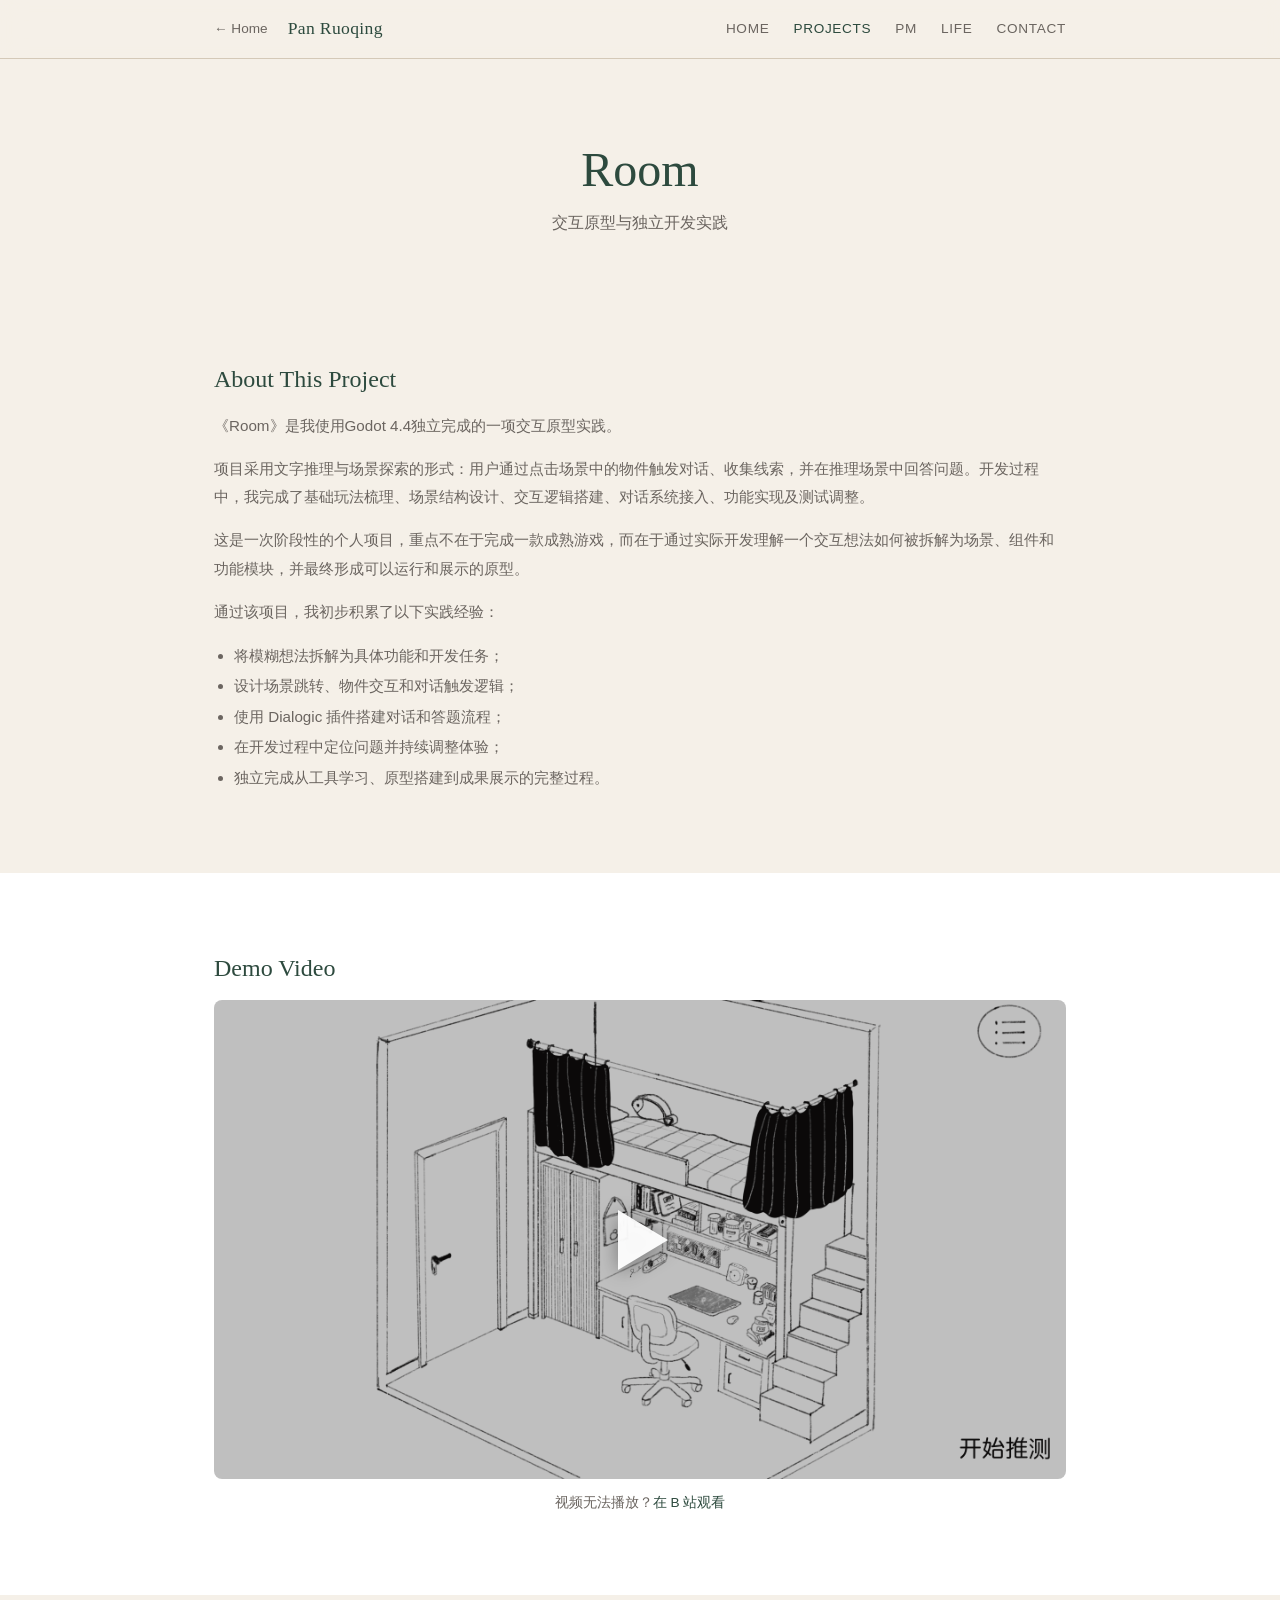
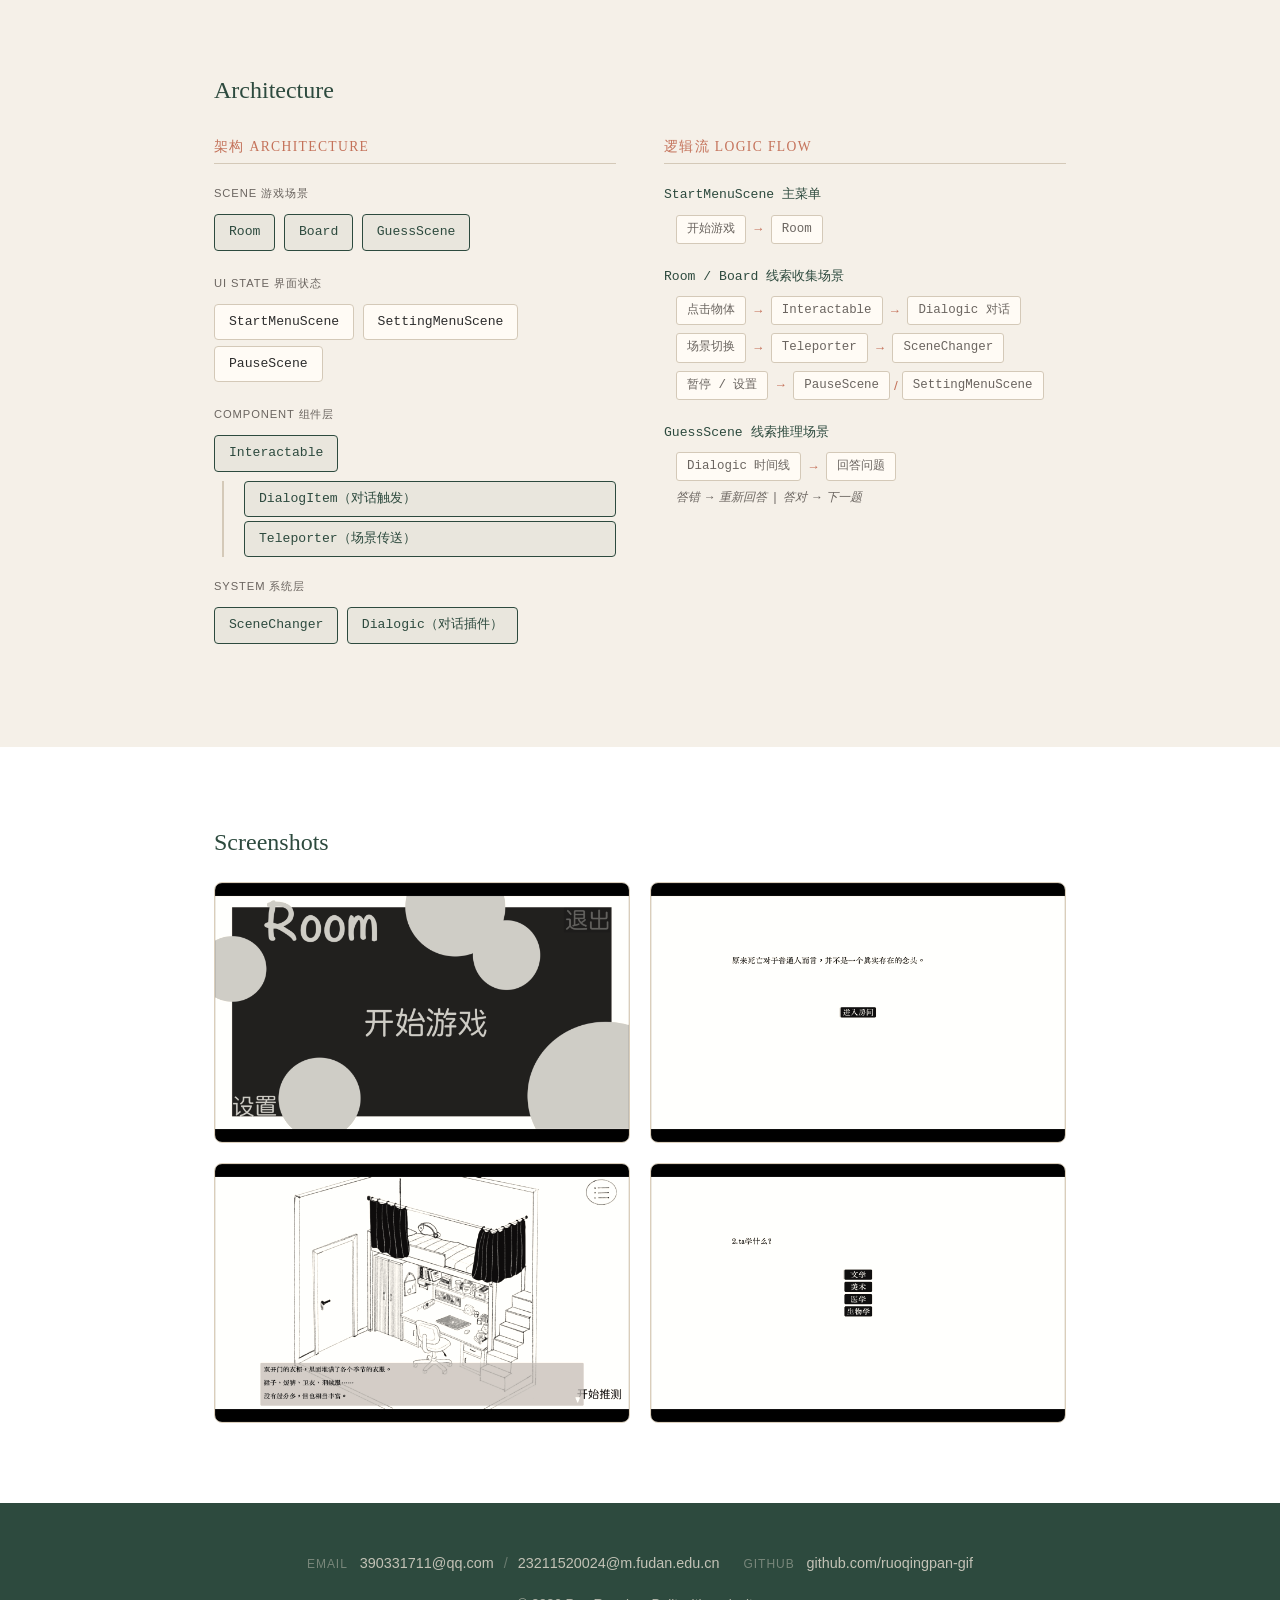
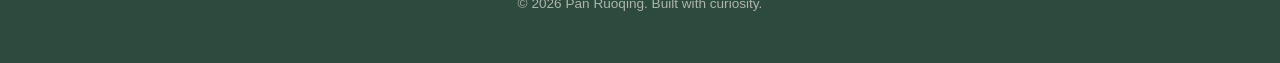
<file: projects.html>
<!DOCTYPE html>
<html lang="zh-CN">
<head>
  <meta charset="UTF-8">
  <meta name="viewport" content="width=device-width, initial-scale=1.0">
  <title>Projects | Pan Ruoqing</title>
  <meta name="description" content="交互原型与独立开发实践 - Pan Ruoqing">
  <link rel="stylesheet" href="style.css">
  <style>
    .video-cover {
      position: relative; width: 100%; aspect-ratio: 16 / 9;
      border-radius: 8px; overflow: hidden; margin-bottom: 32px;
      cursor: pointer; background: var(--forest);
    }
    .video-cover img {
      width: 100%; height: 100%; object-fit: cover; display: block;
      transition: transform 0.3s ease;
    }
    .video-cover:hover img { transform: none; }
    .video-cover .play-btn {
      position: absolute; inset: 0; display: flex;
      align-items: center; justify-content: center;
      background: rgba(0,0,0,0.25); transition: background 0.3s;
    }
    .video-cover:hover .play-btn { background: rgba(0,0,0,0.15); }
    .play-btn::after {
      content: ''; width: 0; height: 0; margin-left: 6px;
      border-style: solid;
      border-width: 30px 0 30px 50px;
      border-color: transparent transparent transparent rgba(255,255,255,0.95);
      filter: drop-shadow(0 3px 10px rgba(0,0,0,0.4));
    }
    .video-cover iframe {
      position: absolute; inset: 0; width: 100%; height: 100%; border: none;
    }

    /* ===== Architecture Diagram ===== */
    .arch-diagram {
      display: grid; grid-template-columns: 1fr 1fr; gap: 48px;
      margin-top: 32px;
    }
    .arch-section h3 {
      font-size: 0.85rem; letter-spacing: 0.1em; text-transform: uppercase;
      color: var(--terracotta); margin-bottom: 20px;
      border-bottom: 1px solid var(--border); padding-bottom: 8px;
    }
    .arch-layer { margin-bottom: 20px; }
    .arch-layer-label {
      font-size: 0.7rem; letter-spacing: 0.08em; text-transform: uppercase;
      color: var(--text-light); margin-bottom: 8px;
    }
    .arch-box {
      display: inline-block; padding: 6px 14px; margin: 3px 4px 3px 0;
      border: 1px solid var(--border); border-radius: 4px;
      font-size: 0.82rem; color: var(--text); background: var(--card-bg);
      font-family: 'SF Mono', 'Consolas', monospace;
    }
    .arch-box.highlight {
      border-color: var(--forest); background: rgba(45,74,62,0.06);
      color: var(--forest);
    }
    .arch-box.dim {
      opacity: 0.5; border-style: dashed;
    }
    .arch-arrow {
      color: var(--terracotta); font-size: 0.85rem; margin: 0 4px;
    }

    /* Logic Flow */
    .flow-group { margin-bottom: 20px; }
    .flow-title {
      font-family: 'SF Mono', 'Consolas', monospace;
      font-size: 0.82rem; color: var(--forest); margin-bottom: 6px;
    }
    .flow-row {
      display: flex; align-items: center; flex-wrap: wrap;
      font-size: 0.8rem; color: var(--text-light); margin-bottom: 4px;
      padding-left: 12px;
    }
    .flow-row .step {
      padding: 3px 10px; border: 1px solid var(--border);
      border-radius: 3px; background: var(--card-bg); margin: 2px 0;
      font-family: 'SF Mono', 'Consolas', monospace; font-size: 0.78rem;
    }
    .flow-row .arrow { color: var(--terracotta); margin: 0 6px; }
    .flow-note {
      font-size: 0.75rem; color: var(--text-light); padding-left: 12px;
      margin-top: 4px; font-style: italic;
    }

    .arch-tree { margin-top: 4px; }
    .arch-children {
      padding-left: 20px; margin-top: 6px;
      border-left: 2px solid var(--border); margin-left: 8px;
    }
    .arch-children .arch-box { display: block; margin: 4px 0; }

    @media (max-width: 639px) {
      .arch-diagram { grid-template-columns: 1fr; gap: 32px; }
    }

    .screenshot-img {
      width: 100%; border-radius: 8px; border: 1px solid var(--border);
      display: block; filter: sepia(12%) saturate(90%);
      transition: transform 0.25s ease, box-shadow 0.25s ease;
    }
    .screenshot-img:hover {
      transform: translateY(-6px) scale(1.5);
      box-shadow: 0 16px 40px rgba(0,0,0,0.15);
      z-index: 10; position: relative;
    }
    .screenshot-grid {
      display: grid; grid-template-columns: repeat(auto-fit, minmax(280px, 1fr));
      gap: 20px; margin-top: 24px;
    }
    .about-text {
      color: var(--text-light);
      font-size: 0.95rem; line-height: 1.9;
    }
    .about-text p { margin-bottom: 14px; }
    .about-text p:last-child { margin-bottom: 0; }
    .about-text ul {
      margin: 4px 0 14px 20px; line-height: 2;
    }
    .about-text ul:last-child { margin-bottom: 0; }

    @media (max-width: 639px) {
      .screenshot-grid { grid-template-columns: 1fr; }
    }
  </style>
</head>
<body>

  <div id="nav-placeholder"></div>

  <div class="page-header">
    <div class="container">
      <h1>Room</h1>
      <p>交互原型与独立开发实践</p>
    </div>
  </div>

  <section class="section-cream">
    <div class="container">
      <h2 class="fade-in">About This Project</h2>
      <div class="about-text fade-in">
        <p>《Room》是我使用Godot 4.4独立完成的一项交互原型实践。</p>
        <p>项目采用文字推理与场景探索的形式：用户通过点击场景中的物件触发对话、收集线索，并在推理场景中回答问题。开发过程中，我完成了基础玩法梳理、场景结构设计、交互逻辑搭建、对话系统接入、功能实现及测试调整。</p>
        <p>这是一次阶段性的个人项目，重点不在于完成一款成熟游戏，而在于通过实际开发理解一个交互想法如何被拆解为场景、组件和功能模块，并最终形成可以运行和展示的原型。</p>
        <p>通过该项目，我初步积累了以下实践经验：</p>
        <ul>
          <li>将模糊想法拆解为具体功能和开发任务；</li>
          <li>设计场景跳转、物件交互和对话触发逻辑；</li>
          <li>使用 Dialogic 插件搭建对话和答题流程；</li>
          <li>在开发过程中定位问题并持续调整体验；</li>
          <li>独立完成从工具学习、原型搭建到成果展示的完整过程。</li>
        </ul>
      </div>
    </div>
  </section>

  <section class="section-white">
    <div class="container">
      <h2 class="fade-in">Demo Video</h2>
      <div class="video-cover fade-in" onclick="loadBilibili(this)" data-bvid="BV1SUeVzdEEM">
        <img src="assets/room/room-cover.png" alt="Demo Video Cover">
        <div class="play-btn"></div>
      </div>
      <p class="fade-in" style="text-align: center; font-size: 0.85rem; color: var(--text-light); margin-top: -20px;">
        视频无法播放？<a href="https://www.bilibili.com/video/BV1SUeVzdEEM/" target="_blank">在 B 站观看</a>
      </p>
    </div>
  </section>

  <!-- Architecture Diagram -->
  <section class="section-cream">
    <div class="container">
      <h2 class="fade-in">Architecture</h2>
      <div class="arch-diagram fade-in">

        <!-- Left: Architecture Layers -->
        <div class="arch-section">
          <h3>架构 Architecture</h3>

          <div class="arch-layer">
            <div class="arch-layer-label">Scene 游戏场景</div>
            <span class="arch-box highlight">Room</span>
            <span class="arch-box highlight">Board</span>
            <span class="arch-box highlight">GuessScene</span>
          </div>

          <div class="arch-layer">
            <div class="arch-layer-label">UI State 界面状态</div>
            <span class="arch-box">StartMenuScene</span>
            <span class="arch-box">SettingMenuScene</span>
            <span class="arch-box">PauseScene</span>
          </div>

          <div class="arch-layer">
            <div class="arch-layer-label">Component 组件层</div>
            <div class="arch-tree">
              <span class="arch-box highlight">Interactable</span>
              <div class="arch-children">
                <span class="arch-box highlight">DialogItem（对话触发）</span>
                <span class="arch-box highlight">Teleporter（场景传送）</span>
              </div>
            </div>
          </div>

          <div class="arch-layer">
            <div class="arch-layer-label">System 系统层</div>
            <span class="arch-box highlight">SceneChanger</span>
            <span class="arch-box highlight">Dialogic（对话插件）</span>
          </div>
        </div>

        <!-- Right: Logic Flow -->
        <div class="arch-section">
          <h3>逻辑流 Logic Flow</h3>

          <div class="flow-group">
            <div class="flow-title">StartMenuScene 主菜单</div>
            <div class="flow-row">
              <span class="step">开始游戏</span>
              <span class="arrow">→</span>
              <span class="step">Room</span>
            </div>
          </div>

          <div class="flow-group">
            <div class="flow-title">Room / Board 线索收集场景</div>
            <div class="flow-row">
              <span class="step">点击物体</span>
              <span class="arrow">→</span>
              <span class="step">Interactable</span>
              <span class="arrow">→</span>
              <span class="step">Dialogic 对话</span>
            </div>
            <div class="flow-row">
              <span class="step">场景切换</span>
              <span class="arrow">→</span>
              <span class="step">Teleporter</span>
              <span class="arrow">→</span>
              <span class="step">SceneChanger</span>
            </div>
            <div class="flow-row">
              <span class="step">暂停 / 设置</span>
              <span class="arrow">→</span>
              <span class="step">PauseScene</span>
              <span class="arch-arrow">/</span>
              <span class="step">SettingMenuScene</span>
            </div>
          </div>

          <div class="flow-group">
            <div class="flow-title">GuessScene 线索推理场景</div>
            <div class="flow-row">
              <span class="step">Dialogic 时间线</span>
              <span class="arrow">→</span>
              <span class="step">回答问题</span>
            </div>
            <div class="flow-note">答错 → 重新回答 &nbsp;|&nbsp; 答对 → 下一题</div>
          </div>

        </div>

      </div>
    </div>
  </section>

  <!-- Screenshots -->
  <section class="section-white">
    <div class="container">
      <h2 class="fade-in">Screenshots</h2>
      <div class="screenshot-grid fade-in">
        <img src="assets/room/game-screenshot-1.png" alt="Screenshot 1" class="screenshot-img">
        <img src="assets/room/game-screenshot-2.png" alt="Screenshot 2" class="screenshot-img">
        <img src="assets/room/game-screenshot-3.png" alt="Screenshot 3" class="screenshot-img">
        <img src="assets/room/game-screenshot-4.png" alt="Screenshot 4" class="screenshot-img">
      </div>
    </div>
  </section>

  <div id="footer-placeholder"></div>

  <script src="components.js"></script>
  <script>
    renderNav('projects');
    renderFooter();
    initCommon();

    function loadBilibili(el) {
      const bvid = el.dataset.bvid;
      el.querySelector('.play-btn').remove();
      el.querySelector('img').remove();
      const iframe = document.createElement('iframe');
      iframe.src = 'https://player.bilibili.com/player.html?bvid=' + bvid + '&page=1&autoplay=1&high_quality=1';
      iframe.scrolling = 'no';
      iframe.frameBorder = '0';
      iframe.allowFullscreen = true;
      el.appendChild(iframe);
    }
  </script>

</body>
</html>
</file>
<file: style.css>
/* ===== CSS Variables ===== */
:root {
  --cream: #F5F0E8;
  --linen: #E8E0D4;
  --forest: #2D4A3E;
  --terracotta: #C4725A;
  --text: #2C2C2C;
  --text-light: #6B6560;
  --card-bg: #FFFBF5;
  --border: #D4C9B8;
  --white: #FFFFFF;
}

/* ===== Reset & Base ===== */
*, *::before, *::after { box-sizing: border-box; margin: 0; padding: 0; }
html { scroll-behavior: smooth; }
body {
  font-family: -apple-system, BlinkMacSystemFont, 'Segoe UI', Roboto, 'Noto Sans SC', 'PingFang SC', 'Microsoft YaHei', sans-serif;
  color: var(--text);
  background: var(--cream);
  line-height: 1.7;
  font-size: 16px;
}
a { color: var(--forest); text-decoration: none; }
a:hover { color: var(--terracotta); }
img { max-width: 100%; display: block; }

/* ===== Typography ===== */
h1, h2, h3 {
  font-family: Georgia, 'Times New Roman', 'Noto Serif SC', serif;
  font-weight: normal;
  line-height: 1.3;
}
h1 { font-size: 2.5rem; color: var(--forest); }
h2 { font-size: 1.5rem; color: var(--forest); margin-bottom: 16px; }
h3 { font-size: 1.1rem; margin-bottom: 8px; }

/* ===== Layout ===== */
.container {
  max-width: 900px;
  margin: 0 auto;
  padding: 0 24px;
}
.container-wide {
  max-width: 1100px;
  margin: 0 auto;
  padding: 0 24px;
}

/* ===== Navigation ===== */
nav {
  position: sticky;
  top: 0;
  z-index: 100;
  background: rgba(245, 240, 232, 0.92);
  backdrop-filter: blur(12px);
  -webkit-backdrop-filter: blur(12px);
  border-bottom: 1px solid var(--border);
}
.nav-inner {
  max-width: 900px;
  margin: 0 auto;
  padding: 14px 24px;
  display: flex;
  justify-content: space-between;
  align-items: center;
  position: relative;
}
.nav-inner-wide {
  max-width: 1100px;
}
.nav-left { display: flex; align-items: center; gap: 20px; }
.nav-back { font-size: 0.85rem; color: var(--text-light); transition: color 0.2s; }
.nav-back:hover { color: var(--forest); }
.nav-name {
  font-family: Georgia, serif;
  font-size: 1.1rem;
  color: var(--forest);
  letter-spacing: 0.02em;
}
.nav-links { display: flex; gap: 24px; align-items: center; }
.nav-links a {
  font-size: 0.85rem;
  color: var(--text-light);
  letter-spacing: 0.05em;
  text-transform: uppercase;
  transition: color 0.2s;
}
.nav-links a:hover, .nav-links a.active { color: var(--forest); }
.nav-toggle { display: none; background: none; border: none; font-size: 1.5rem; cursor: pointer; color: var(--text); }

/* ===== Sections ===== */
section { padding: 48px 0; }
.section-cream { background: var(--cream); }
.section-white { background: var(--white); }

/* ===== Page Header (subpages) ===== */
.page-header { padding: 80px 0 48px; text-align: center; }
.page-header p { color: var(--text-light); margin-top: 8px; }

/* ===== Footer ===== */
footer {
  background: var(--forest);
  color: var(--linen);
  padding: 48px 0;
  text-align: center;
}
footer p { font-size: 0.85rem; opacity: 0.7; }
footer .contact-links {
  margin-bottom: 16px;
  display: flex;
  flex-wrap: wrap;
  justify-content: center;
  gap: 8px 24px;
}
footer .contact-item {
  font-size: 0.9rem;
  color: var(--linen);
  opacity: 0.8;
}
footer .contact-label {
  opacity: 0.5;
  font-size: 0.75rem;
  letter-spacing: 0.08em;
  text-transform: uppercase;
  margin-right: 8px;
}
footer .contact-sep {
  opacity: 0.4;
  margin: 0 6px;
}
footer .contact-links a {
  color: var(--linen);
  transition: opacity 0.2s;
}
footer .contact-links a:hover { opacity: 1; color: var(--cream); }

/* ===== Back to Top ===== */
.back-to-top {
  position: fixed; bottom: 32px; right: 32px; z-index: 90;
  width: 44px; height: 44px; border-radius: 50%;
  background: var(--forest); color: var(--cream);
  border: none; cursor: pointer; font-size: 1.2rem;
  display: flex; align-items: center; justify-content: center;
  opacity: 0; pointer-events: none;
  transition: opacity 0.3s ease, background 0.2s;
  box-shadow: 0 2px 8px rgba(0,0,0,0.15);
  outline: 2px solid rgba(255,255,255,0.3);
  outline-offset: 2px;
}
.back-to-top.visible { opacity: 1; pointer-events: auto; }
.back-to-top:hover { background: var(--terracotta); }

/* ===== Fade-in Animation ===== */
.fade-in {
  opacity: 0;
  transform: translateY(24px);
  transition: opacity 0.6s ease, transform 0.6s ease;
}
.fade-in.visible {
  opacity: 1;
  transform: translateY(0);
}

/* ===== Responsive ===== */
@media (max-width: 639px) {
  h1 { font-size: 2rem; }
  h2 { font-size: 1.5rem; }
  section { padding: 48px 0; }
  .nav-links { display: none; }
  .nav-toggle { display: block; }
  .nav-links.open {
    display: flex;
    flex-direction: column;
    position: absolute;
    top: 100%;
    left: 0;
    right: 0;
    background: rgba(245, 240, 232, 0.98);
    padding: 16px 24px;
    border-bottom: 1px solid var(--border);
    gap: 12px;
  }
}

@media (min-width: 640px) and (max-width: 1023px) {
  h1 { font-size: 2.5rem; }
}

@media (min-width: 1024px) {
  h1 { font-size: 3rem; }
  section { padding: 80px 0; }
}
</file>
